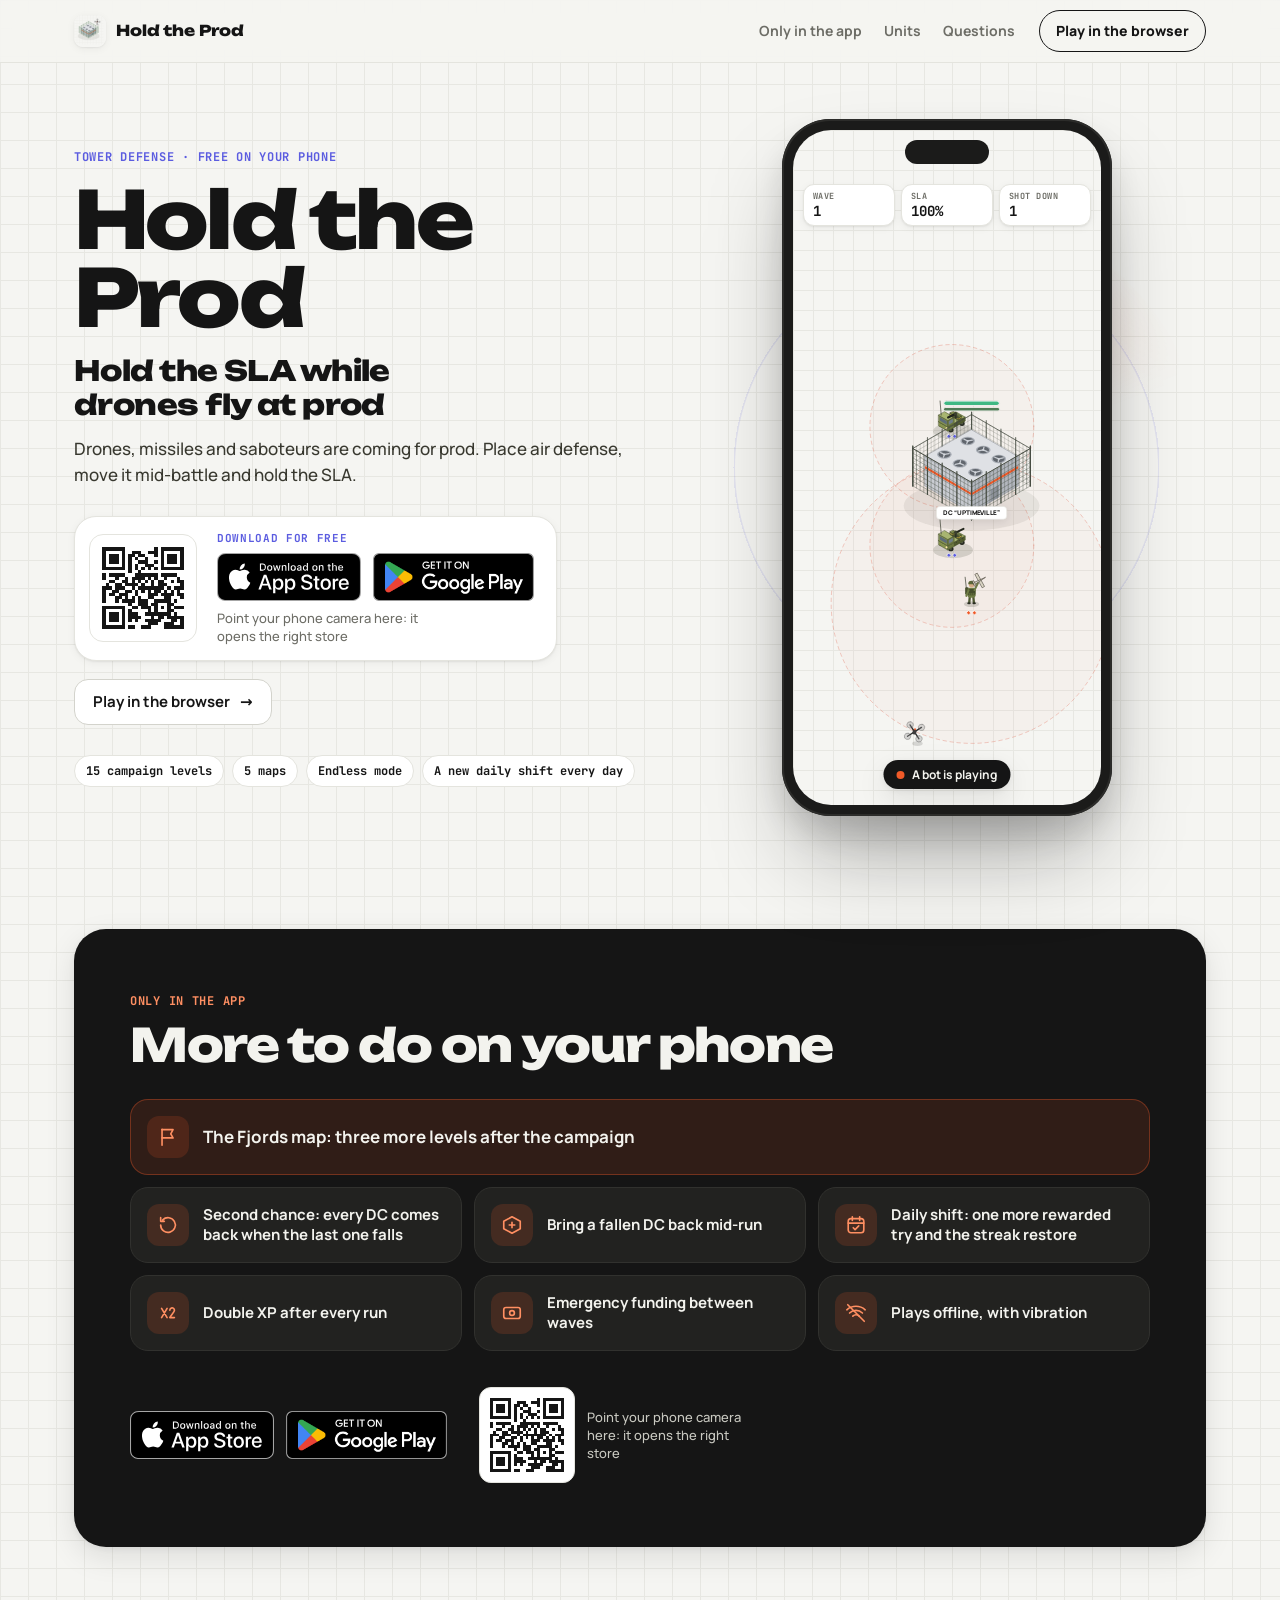
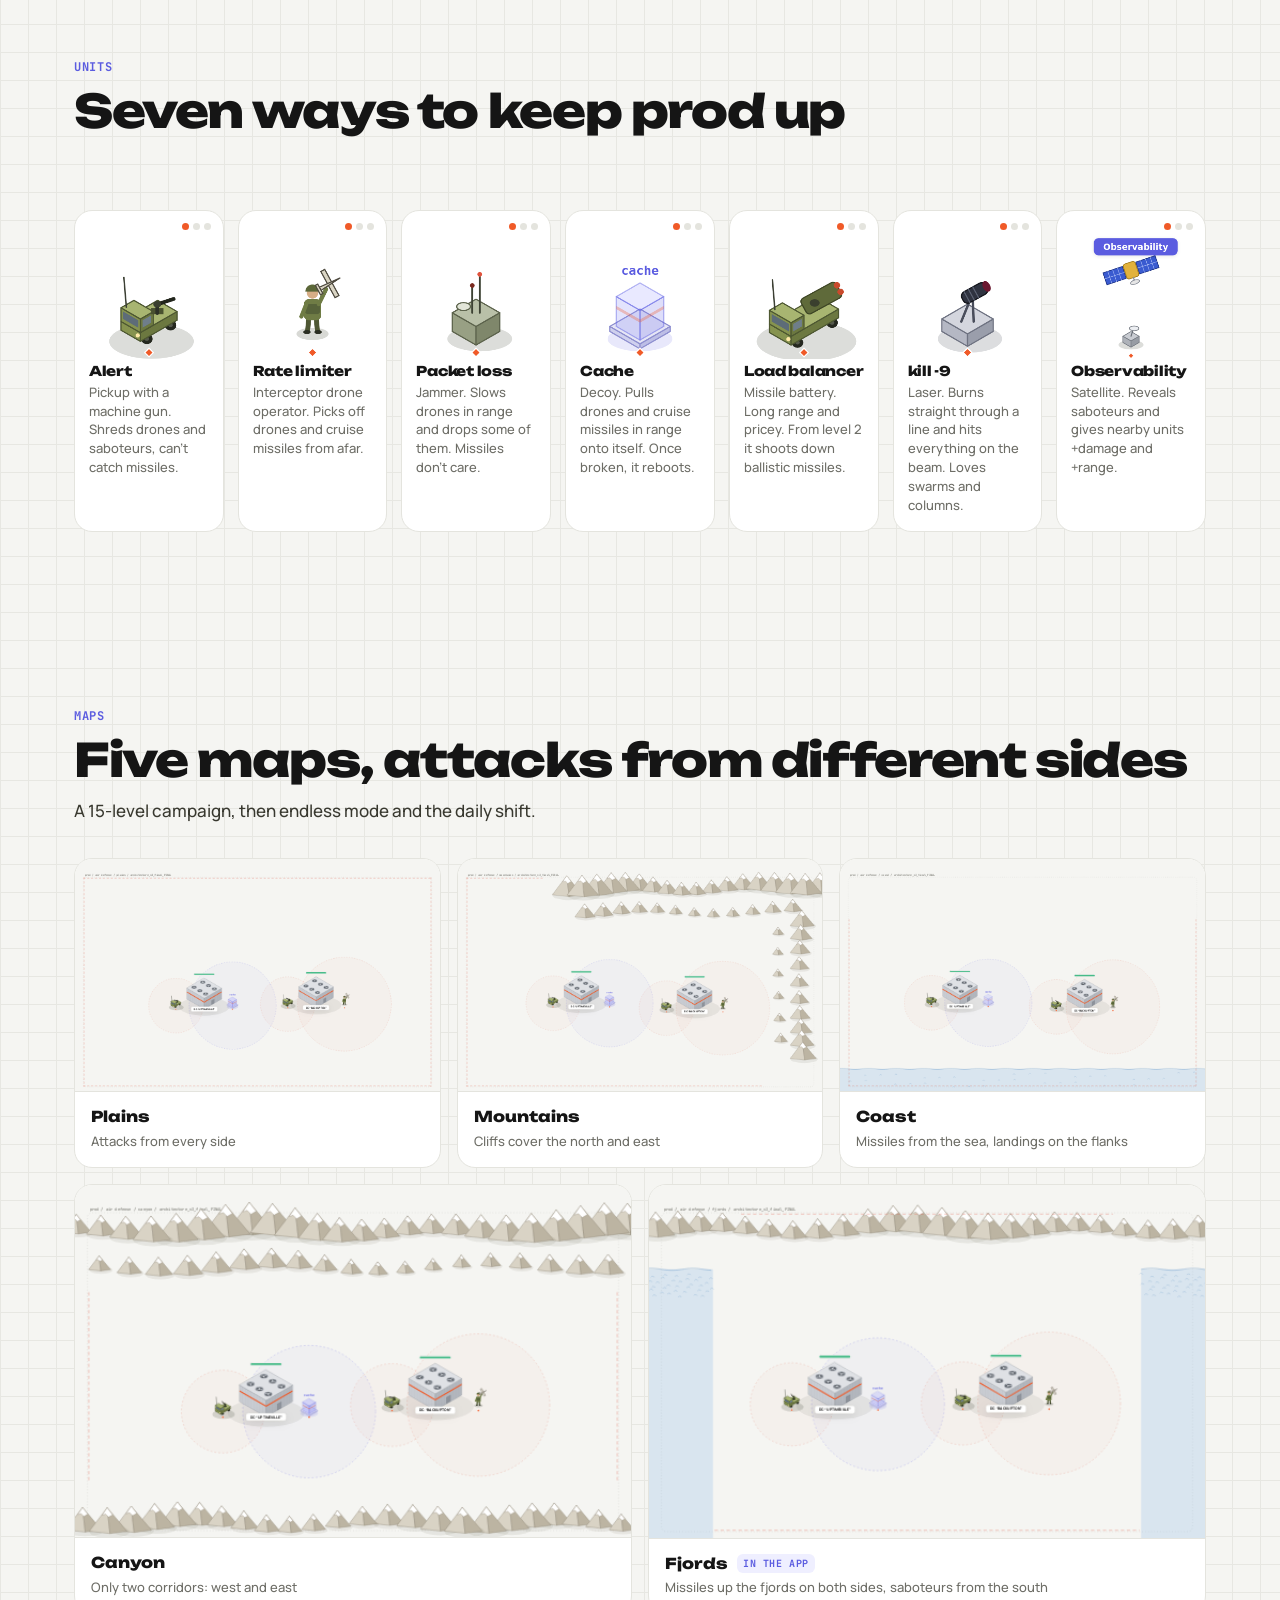
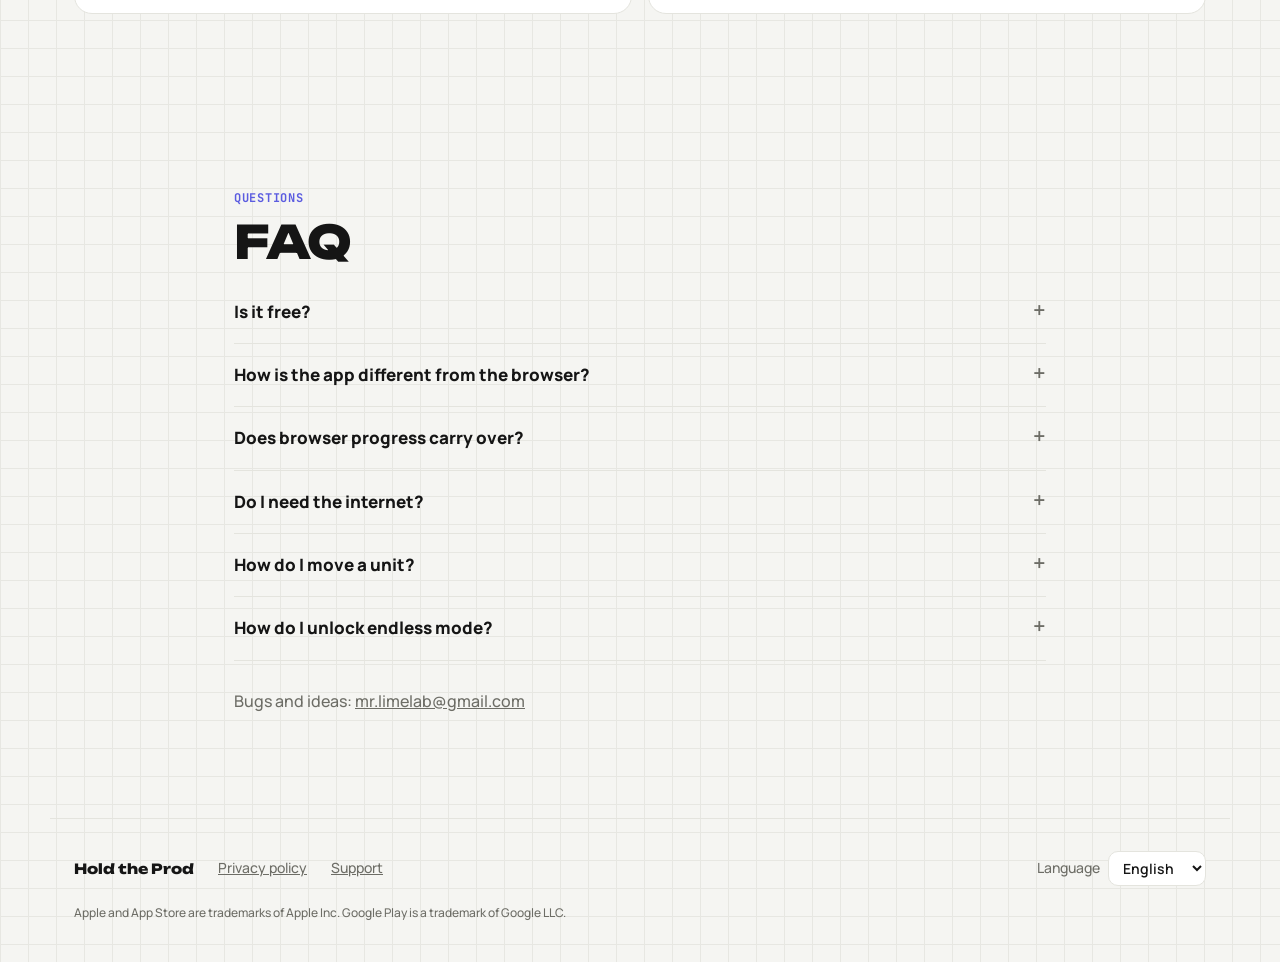
<file: index.html>
<!doctype html>
<html lang="ru">
<head>
<meta charset="utf-8">
<meta name="viewport" content="width=device-width, initial-scale=1, viewport-fit=cover">
<title>Собес в бигтех — tower defense про оборону датацентра</title>
<meta name="description" content="Дроны, ракеты и диверсанты летят на прод. Расставляйте ПВО, двигайте её прямо в бою и держите SLA. Бесплатно в App Store и Google Play.">
<meta name="theme-color" content="#f5f5f2">
<link rel="canonical" href="https://derzhiprod.ru/">
<link rel="icon" type="image/png" href="./assets/icon-192-Cb7BPJ0n.png">
<link rel="apple-touch-icon" href="./assets/apple-touch-icon-CulRi4L_.png">
<meta property="og:type" content="website">
<meta property="og:site_name" content="Собес в бигтех">
<meta property="og:title" content="Собес в бигтех — tower defense про оборону датацентра">
<meta property="og:description" content="Дроны, ракеты и диверсанты летят на прод. Расставляйте ПВО, двигайте её прямо в бою и держите SLA.">
<meta property="og:url" content="https://derzhiprod.ru/">
<meta property="og:image" content="https://derzhiprod.ru/og.png">
<meta property="og:image:width" content="1024">
<meta property="og:image:height" content="500">
<meta name="twitter:card" content="summary_large_image">
<meta name="apple-itunes-app" content="app-id=6823739955">
  <script type="module" crossorigin src="./assets/index-D2ay83cE.js"></script>
  <link rel="modulepreload" crossorigin href="./assets/text-Dy-qrlNk.js">
  <link rel="stylesheet" crossorigin href="./assets/text-f6hk7N0g.css">
</head>
<body data-landing>
<header class="nav">
  <a class="logo" href="./" aria-label="Собес в бигтех"><img src="./assets/icon-192-Cb7BPJ0n.png" alt="" width="32" height="32"><span data-ui="title">Собес в бигтех</span></a>
  <nav class="links">
    <a href="#app" data-t="app.eyebrow">Только в приложении</a>
    <a href="#units" data-t="units.eyebrow">Юниты</a>
    <a href="#faq" data-t="faq.eyebrow">Вопросы</a>
  </nav>
  <a class="nav-play" href="./play/" data-t="hero.playWeb">Играть в браузере</a>
</header>

<main>
  <section class="hero">
    <div class="hero-text">
      <div class="eyebrow" data-t="hero.eyebrow">Tower defense · бесплатно на телефоне</div>
      <h1 data-ui="title">Собес в бигтех</h1>
      <p class="tagline" data-t="hero.tagline">Держите SLA, пока на&nbsp;прод летят дроны</p>
      <p class="lead" data-ui="lead">Дроны, ракеты и диверсанты идут на прод. Расставляйте ПВО, двигайте её прямо в бою и держите SLA.</p>
      <div class="hero-get" id="heroGet">
        <noscript>
          <a href="https://apps.apple.com/app/id6823739955">App Store</a> ·
          <a href="https://play.google.com/store/apps/details?id=ru.gomerge.holdtheprod">Google Play</a>
        </noscript>
      </div>
      <div class="web">
        <a class="play" id="play" href="./play/" data-t="hero.playWeb">Играть в браузере</a>
      </div>
      <ul class="facts">
        <li data-t="facts.0">15 уровней кампании</li>
        <li data-t="facts.1">5 карт</li>
        <li data-t="facts.2">Бесконечный режим</li>
        <li data-t="facts.3">Смена дня каждый день</li>
      </ul>
    </div>

    <div class="stage">
      <div class="radar" aria-hidden="true"></div>
      <div class="phone">
        <div class="screen">
          <canvas id="battle" aria-label="Бой, который играет бот"></canvas>
          <div class="phud" aria-hidden="true">
            <span><small data-ui="wave">Волна</small><b id="hWave">0</b></span>
            <span><small>SLA</small><b id="hSla">100%</b></span>
            <span><small data-ui="kills">Сбито</small><b id="hKills">0</b></span>
          </div>
          <div class="live"><i></i><span data-t="hero.bot">Играет бот</span></div>
          <div class="bot-end" id="botEnd" hidden><b id="botEndText"></b><div class="get" id="endGet"></div></div>
          <button class="watch" id="watch" type="button" hidden data-t="hero.watch">▶ Смотреть бой</button>
        </div>
      </div>
    </div>
  </section>

  <section class="sec app" id="app">
    <div class="eyebrow" data-t="app.eyebrow">Только в приложении</div>
    <h2 data-t="app.title">Больше возможностей в телефоне</h2>
    <ul class="perks" id="perks"></ul>
    <div class="get-row"><div class="get" id="appGet"></div><figure class="qr" id="appQr" hidden></figure></div>
  </section>

  <section class="sec" id="units">
    <div class="eyebrow" data-t="units.eyebrow">Юниты</div>
    <h2 data-t="units.title">Семь способов не уронить прод</h2>
    <p class="sec-lead" data-t="units.lead">Каждый юнит качается до 3-го уровня. Наведите на карточку или коснитесь её, чтобы увидеть уровни.</p>
    <div class="units" id="unitCards"></div>
  </section>

  <section class="sec" id="maps">
    <div class="eyebrow" data-t="maps.eyebrow">Карты</div>
    <h2 data-t="maps.title">Пять карт, атаки с разных сторон</h2>
    <p class="sec-lead" data-t="maps.lead">Кампания из 15 уровней, а после неё — бесконечный режим и ежедневная смена.</p>
    <div class="maps" id="mapThumbs"></div>
  </section>

  <section class="sec faq" id="faq">
    <div class="eyebrow" data-t="faq.eyebrow">Вопросы</div>
    <h2 data-t="faq.title">Частые вопросы</h2>
    <details><summary data-t="faq.items.0.0">Это бесплатно?</summary><p data-t="faq.items.0.1">Да, игра бесплатная.</p></details>
    <details><summary data-t="faq.items.1.0">Чем приложение отличается от браузера?</summary><p data-t="faq.items.1.1">Игра та же, но в приложении есть карта «Фьорды» — ещё три уровня после кампании. Ещё там есть второй шанс, можно поднять упавший ДЦ и взять лишнюю попытку в «Смене дня». И оно работает без интернета.</p></details>
    <details><summary data-t="faq.items.2.0">Перенесётся ли прогресс из браузера?</summary><p data-t="faq.items.2.1">Нет. Прогресс хранится на устройстве, в приложении карьера начнётся заново.</p></details>
    <details><summary data-t="faq.items.3.0">Нужен ли интернет?</summary><p data-t="faq.items.3.1">В приложении нет, игра полностью работает офлайн.</p></details>
    <details><summary data-t="faq.items.4.0">Как переставить юнит?</summary><p data-t="faq.items.4.1">Перетащите его на новое место. Там он несколько секунд разворачивается и не стреляет, это видно по кольцу над ним.</p></details>
    <details><summary data-t="faq.items.5.0">Как открыть бесконечный режим?</summary><p data-t="faq.items.5.1">Пройдите три уровня карты «Равнина» в кампании.</p></details>
    <p class="contact"><span data-t="faq.contact">Ошибки и предложения:</span> <a href="mailto:mr.limelab@gmail.com">mr.limelab@gmail.com</a></p>
  </section>
</main>

<footer class="foot">
  <div class="foot-row">
    <span class="logo-sm" data-ui="title">Собес в бигтех</span>
    <a href="./privacy.html" data-t="footer.privacy">Политика конфиденциальности</a>
    <a href="./info/" data-t="footer.support">Поддержка</a>
    <label class="lang"><span data-t="footer.lang">Язык</span> <select id="lang"></select></label>
  </div>
  <p class="legal" data-t="footer.legal">Apple и App Store — товарные знаки Apple Inc. Google Play — товарный знак Google LLC.</p>
</footer>

<div class="dock" id="dock" hidden><div class="get" id="dockGet"></div></div>
</body>
</html>
</file>
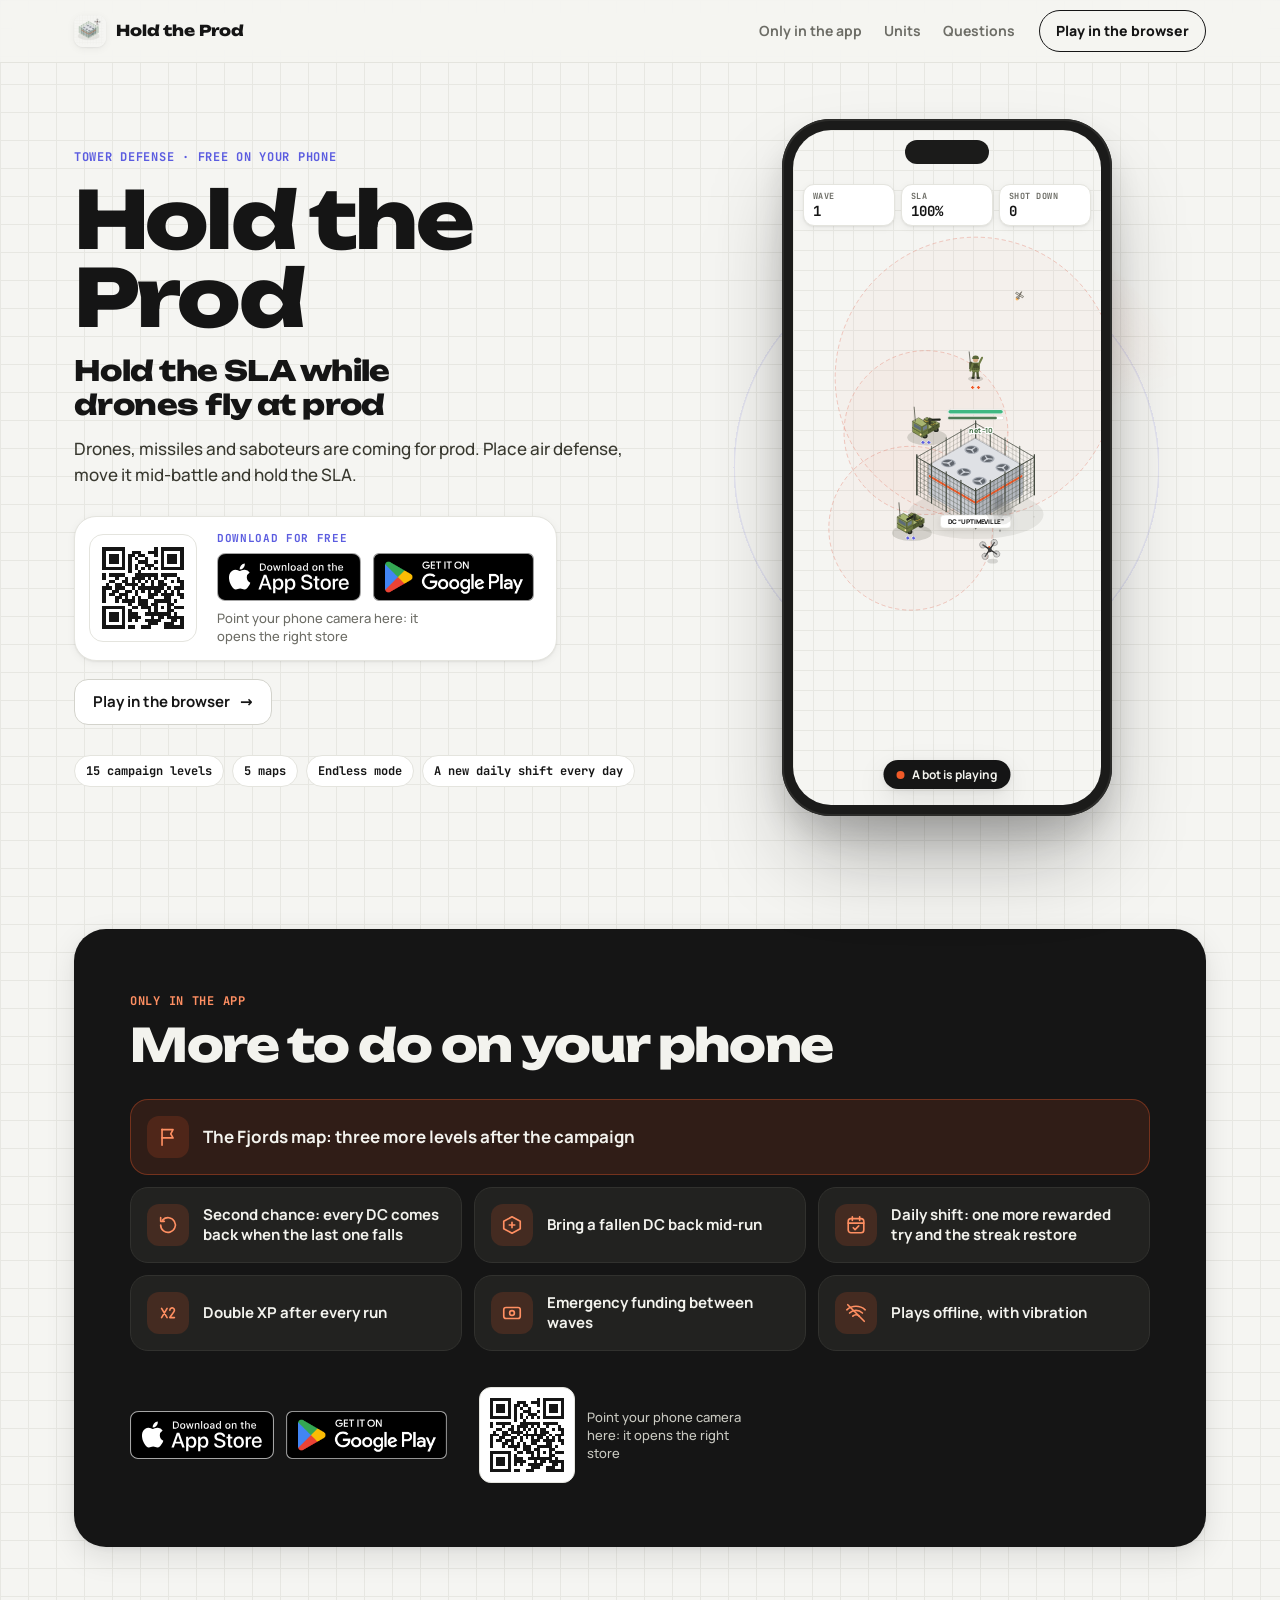
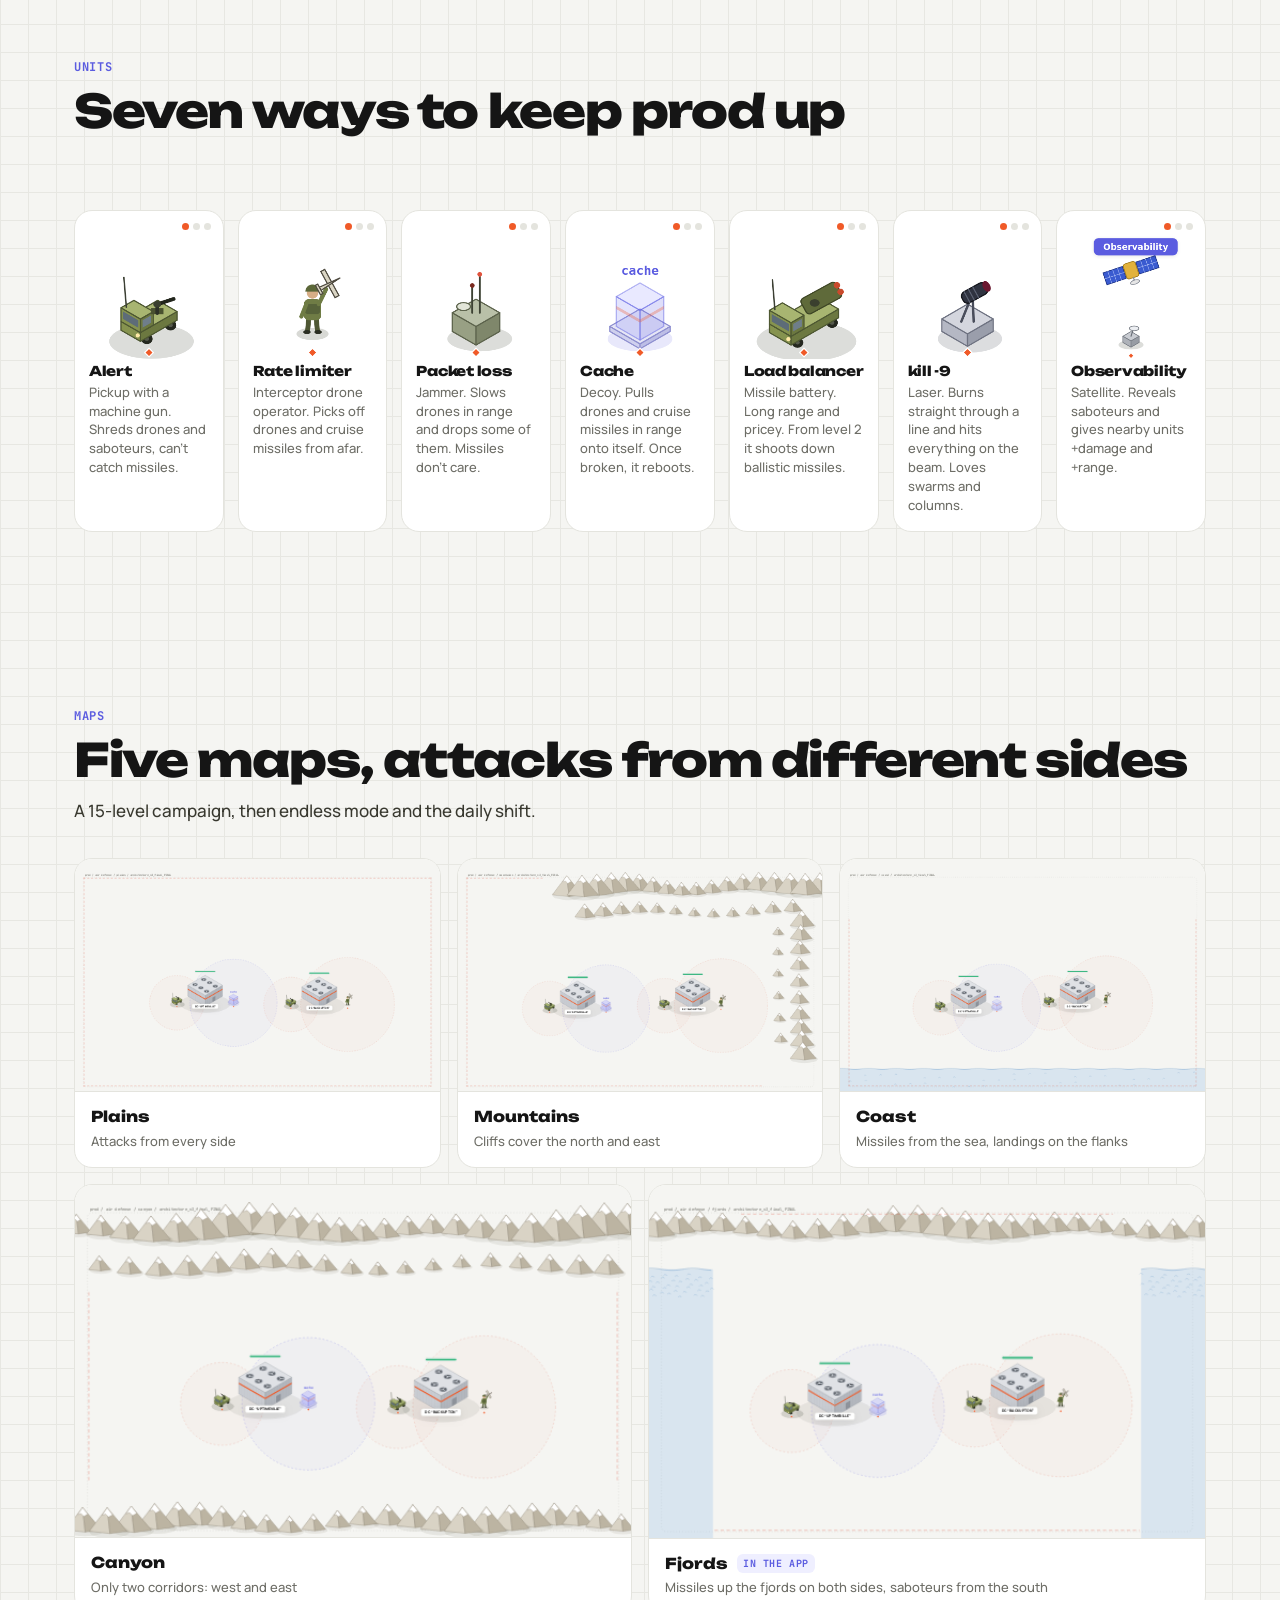
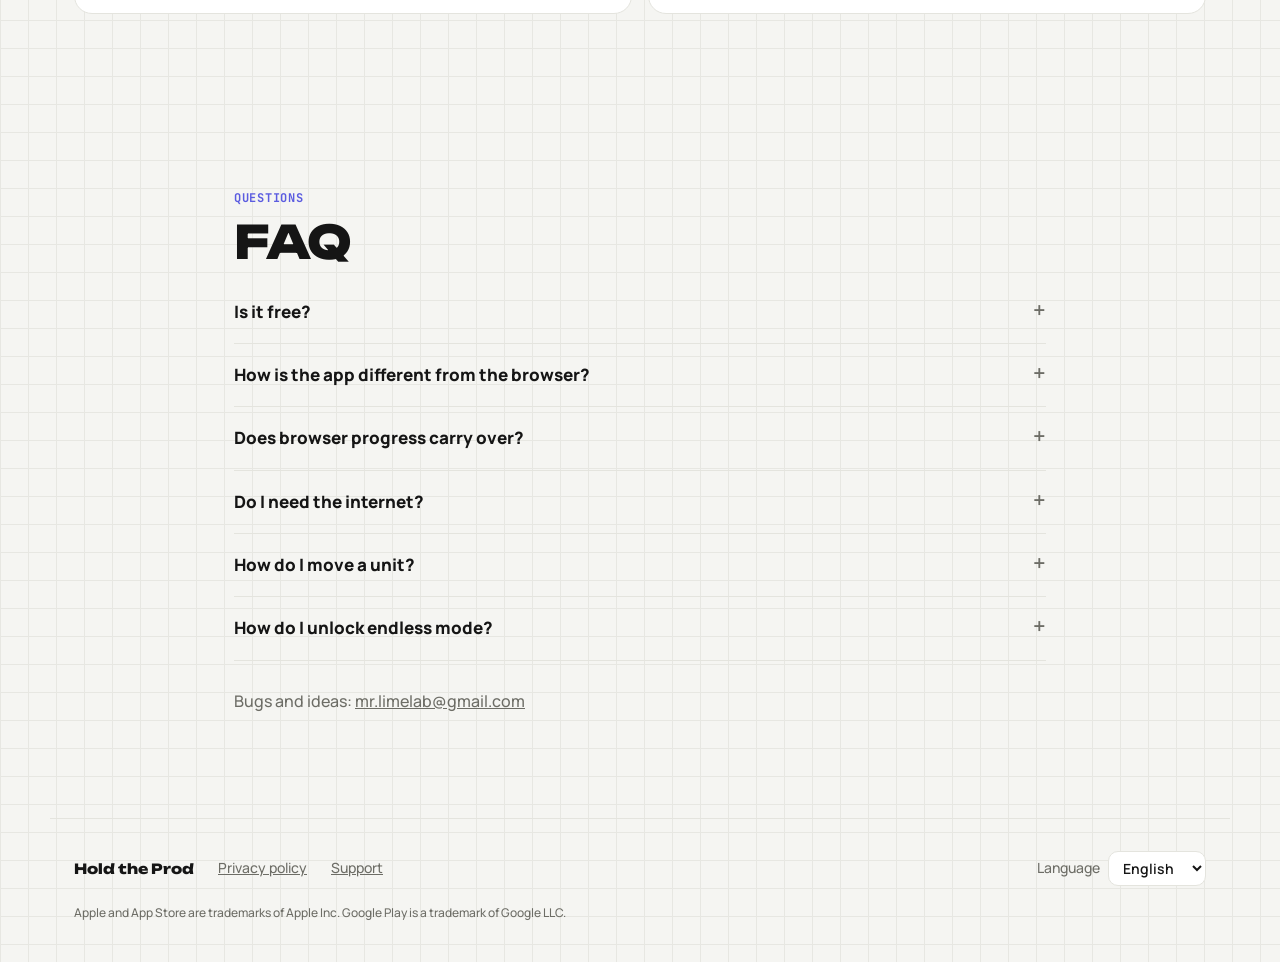
<file: get/index.html>
<!doctype html>
<html lang="ru">
<head>
<meta charset="utf-8">
<meta name="viewport" content="width=device-width, initial-scale=1, viewport-fit=cover">
<meta name="robots" content="noindex">
<title>Собес в бигтех</title>
<link rel="icon" type="image/png" href="../assets/icon-192-Cb7BPJ0n.png">
  <script type="module" crossorigin src="../assets/get-C08RaKAz.js"></script>
  <link rel="modulepreload" crossorigin href="../assets/text-Dy-qrlNk.js">
  <link rel="stylesheet" crossorigin href="../assets/text-f6hk7N0g.css">
</head>
<body data-get>
<main class="get-page">
  <img class="get-icon" src="../assets/icon-192-Cb7BPJ0n.png" alt="" width="88" height="88">
  <h1 id="title">Собес в бигтех</h1>
  <p id="msg">Открываем стор…</p>
  <div class="get" id="stores">
    <noscript>
      <a href="https://apps.apple.com/app/id6823739955">App Store</a> ·
      <a href="https://play.google.com/store/apps/details?id=ru.gomerge.holdtheprod">Google Play</a>
    </noscript>
  </div>
  <a class="play" id="play" href="../play/">Играть в браузере</a>
</main>
</body>
</html>
</file>
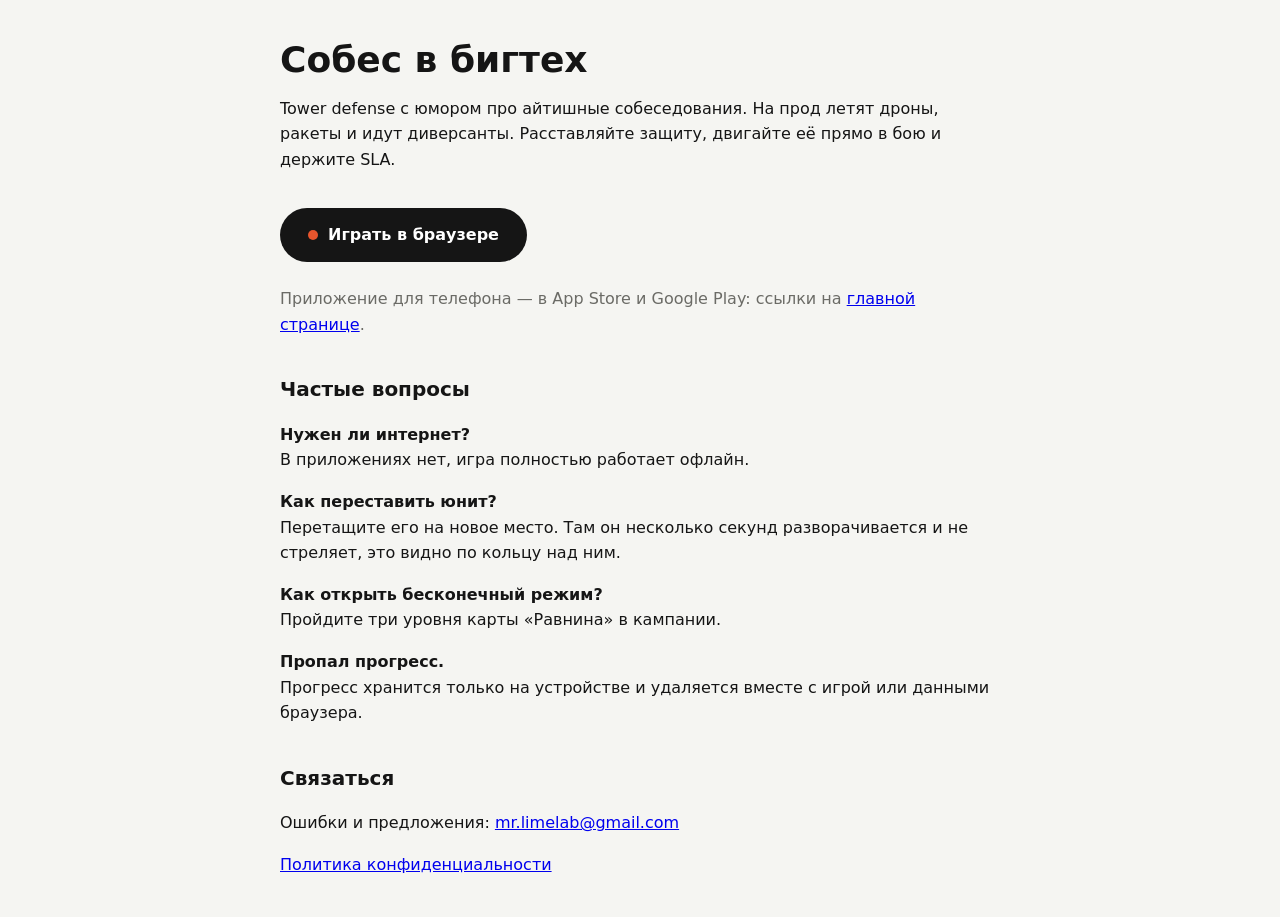
<file: info/index.html>
<!doctype html>
<html lang="ru">
<head>
<meta charset="utf-8">
<meta name="viewport" content="width=device-width, initial-scale=1">
<title>Собес в бигтех — оборона датацентра</title>
<meta name="description" content="Tower defense про оборону датацентра: дроны, ракеты и диверсанты летят на прод. Расставляйте защиту, двигайте её прямо в бою и держите SLA.">
<style>
body{max-width:720px;margin:40px auto;padding:0 16px;font:16px/1.6 system-ui,sans-serif;color:#151515;background:#f5f5f2}
h1{font-size:36px;line-height:1.1;margin-bottom:8px}h2{font-size:20px;margin-top:36px}
.play{display:inline-block;margin:20px 0 8px;padding:14px 28px;border-radius:999px;background:#151515;color:#fff;font-weight:700;text-decoration:none}
.play::before{content:"";display:inline-block;width:10px;height:10px;margin-right:10px;border-radius:50%;background:#e8552d}
.muted{color:#6b6b66}
</style>
</head>
<body>
<h1>Собес в бигтех</h1>
<p>Tower defense с юмором про айтишные собеседования. На прод летят дроны, ракеты и идут диверсанты. Расставляйте защиту, двигайте её прямо в бою и держите SLA.</p>
<a class="play" href="/play/">Играть в браузере</a>
<p class="muted">Приложение для телефона — в App Store и Google Play: ссылки на <a href="/">главной странице</a>.</p>

<h2>Частые вопросы</h2>
<p><b>Нужен ли интернет?</b><br>В приложениях нет, игра полностью работает офлайн.</p>
<p><b>Как переставить юнит?</b><br>Перетащите его на новое место. Там он несколько секунд разворачивается и не стреляет, это видно по кольцу над ним.</p>
<p><b>Как открыть бесконечный режим?</b><br>Пройдите три уровня карты «Равнина» в кампании.</p>
<p><b>Пропал прогресс.</b><br>Прогресс хранится только на устройстве и удаляется вместе с игрой или данными браузера.</p>

<h2>Связаться</h2>
<p>Ошибки и предложения: <a href="mailto:mr.limelab@gmail.com">mr.limelab@gmail.com</a></p>
<p><a href="/privacy.html">Политика конфиденциальности</a></p>
</body>
</html>
</file>
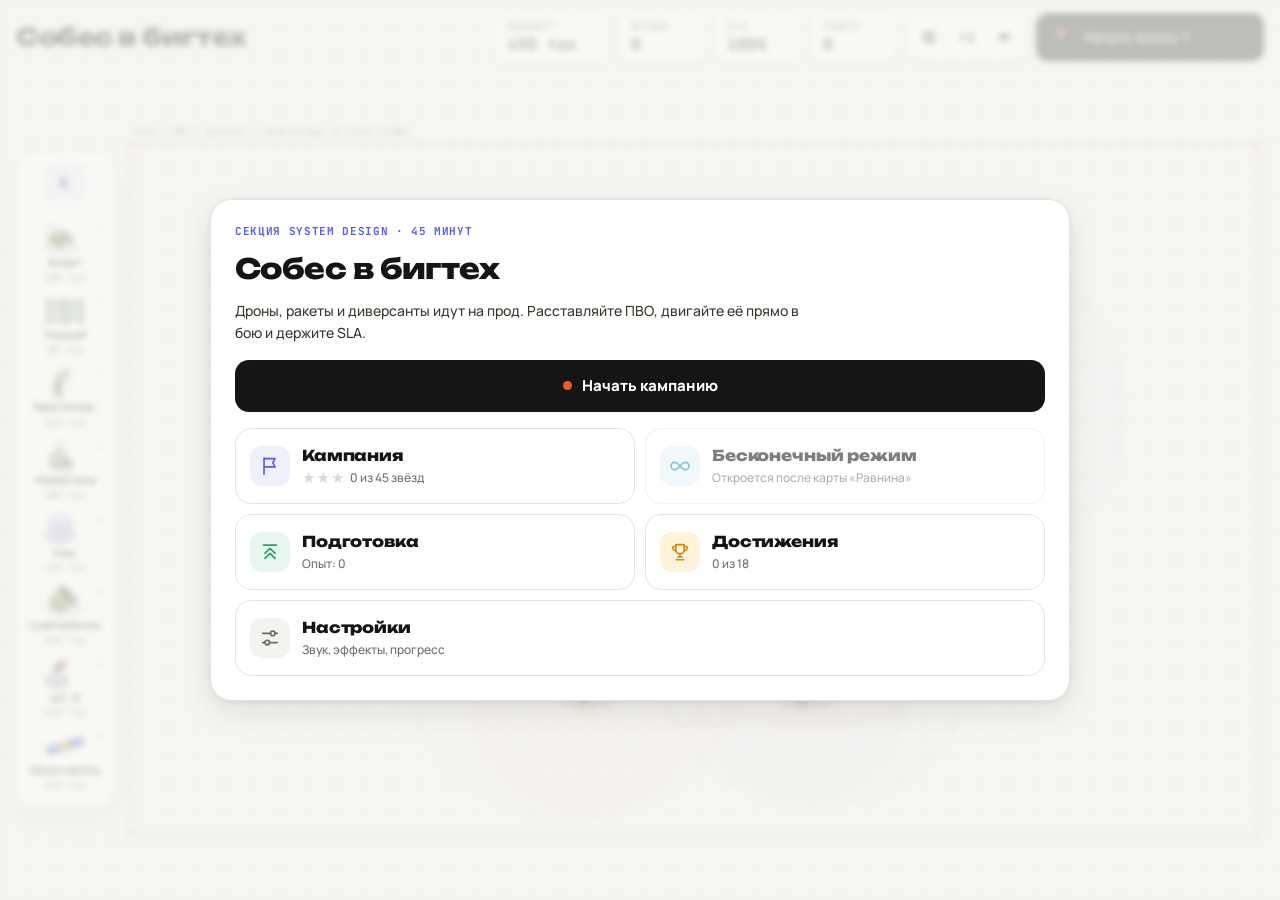
<file: pikabu/index.html>
<!doctype html>
<html lang="ru">
<head>
<meta charset="utf-8">
<meta name="viewport" content="width=device-width, initial-scale=1, maximum-scale=1, user-scalable=no, viewport-fit=cover">
<title>Собес в бигтех</title>
  <script type="module" crossorigin src="./assets/index-D9Q9eAK6.js"></script>
  <link rel="stylesheet" crossorigin href="./assets/index-BsLFiifL.css">
  <meta name="robots" content="noindex">
</head>
<body>
<div id="app">
  <header class="top">
    <h1 class="brand"></h1>
    <div class="hud">
      <div class="stat"><span class="k">Бюджет</span><span class="v" id="hMoney">0</span></div>
      <button class="funds" id="bFunds" hidden aria-label="Экстренное финансирование за рекламу"><b id="bFundsAmt">+0</b><small>▶ за рекламу</small></button>
      <div class="stat"><span class="k">Волна</span><span class="v" id="hWave">0</span></div>
      <div class="stat" id="slaBox"><span class="k">SLA</span><span class="v" id="hSla">100%</span></div>
      <div class="stat"><span class="k">Сбито</span><span class="v" id="hKills">0</span></div>
      <div class="ctrl">
        <button class="ibtn" id="bPause" aria-label="Пауза" title="Пауза (P)"><svg viewBox="0 0 16 16"><rect x="3" y="2" width="3.5" height="12" rx="1" fill="currentColor"/><rect x="9.5" y="2" width="3.5" height="12" rx="1" fill="currentColor"/></svg></button>
        <button class="ibtn" id="bSpeed" aria-label="Скорость" title="Скорость (F)">×1</button>
        <button class="ibtn" id="bSound" aria-label="Звук" title="Звук (M)"><svg viewBox="0 0 16 16"><path d="M2 6h3l4-3v10l-4-3H2z" fill="currentColor"/><path id="sndWave" d="M11 5.5c1 .7 1.5 1.6 1.5 2.5s-.5 1.8-1.5 2.5" fill="none" stroke="currentColor" stroke-width="1.6" stroke-linecap="round"/></svg></button>
      </div>
      <button class="go" id="bWave" data-ic="dot"><span class="go-ic" aria-hidden="true"><svg viewBox="0 0 28 28"><circle class="go-track" cx="14" cy="14" r="12"/><circle class="go-arc" id="bWaveArc" cx="14" cy="14" r="12" transform="rotate(-90 14 14)"/><path class="go-play" d="M11 8.5v11l9-5.5z"/></svg><b id="bWaveN"></b></span><span class="go-txt"><span class="go-t" id="bWaveT">Начать волну 1</span><span class="go-s" id="bWaveS"></span></span></button>
    </div>
  </header>

  <main class="stage" id="stage">
    <canvas id="cv"></canvas>
    <aside class="tools" id="tools" aria-label="Средства защиты">
      <button class="deco active" data-deco="pointer" aria-label="Выбор"><svg viewBox="0 0 20 20"><path d="M5 2.5v14l3.6-3.4 2.4 5 2.2-1-2.4-5H16z" fill="currentColor"/></svg></button>
      <button class="deco" data-deco="rect" aria-label="Прямоугольник"><svg viewBox="0 0 20 20"><rect x="3.5" y="3.5" width="13" height="13" rx="2" fill="none" stroke="currentColor" stroke-width="1.7"/></svg></button>
      <button class="deco" data-deco="circle" aria-label="Круг"><svg viewBox="0 0 20 20"><circle cx="10" cy="10" r="6.8" fill="none" stroke="currentColor" stroke-width="1.7"/></svg></button>
      <button class="deco" data-deco="arrow" aria-label="Стрелка"><svg viewBox="0 0 20 20"><path d="M4 16 16 4M8 4h8v8" fill="none" stroke="currentColor" stroke-width="1.7" stroke-linecap="round" stroke-linejoin="round"/></svg></button>
      <button class="deco" data-deco="text" aria-label="Текст"><svg viewBox="0 0 20 20"><path d="M5 4h10M10 4v12M7.5 16h5" fill="none" stroke="currentColor" stroke-width="1.7" stroke-linecap="round"/></svg></button>
      <div class="sep"></div>
    </aside>
    <div class="coach" id="coach" hidden></div>
    <div class="offers" id="offers" hidden></div>
    <button class="zoom-reset" id="zoomReset" hidden aria-label="Показать всю доску" title="Показать всю доску (0)"><svg viewBox="0 0 20 20"><path d="M3 8V3h5M17 8V3h-5M3 12v5h5M17 12v5h-5" fill="none" stroke="currentColor" stroke-width="1.8" stroke-linecap="round"/></svg></button>
    <div class="toasts" id="toasts"></div>
    <div class="pop" id="pop" hidden></div>
    <div class="tip" id="tip" hidden></div>
  </main>
  <div class="overlay" id="overlay"></div>
</div>
<div class="ctag" id="ctag" hidden><svg viewBox="0 0 20 20"><path d="M3 2v14l3.8-3.6 2.6 5.4 2.3-1.1-2.6-5.3H15z" fill="#3fb883" stroke="#ffffff" stroke-width="1.2"/></svg><span id="ctagText">Кандидат</span></div>
</body>
</html>
</file>
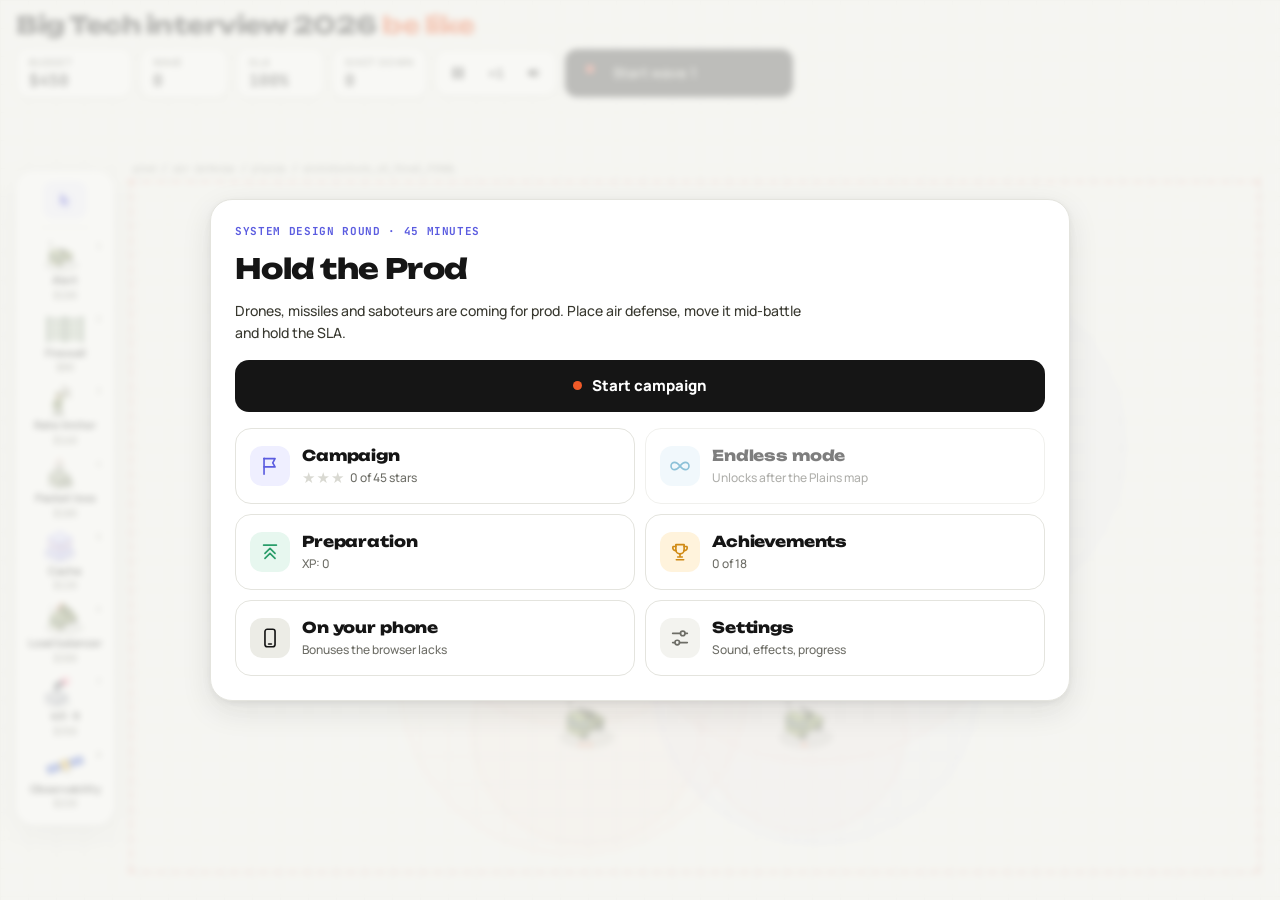
<file: play/index.html>
<!doctype html>
<html lang="ru">
<head>
<meta charset="utf-8">
<meta name="viewport" content="width=device-width, initial-scale=1, maximum-scale=1, user-scalable=no, viewport-fit=cover">
<title>Собес в бигтех</title>
  <script type="module" crossorigin src="./assets/index-BLkiBZBJ.js"></script>
  <link rel="stylesheet" crossorigin href="./assets/index-BsLFiifL.css">
</head>
<body>
<div id="app">
  <header class="top">
    <h1 class="brand">Собеседование в&nbsp;бигтех&nbsp;2026 <span>be&nbsp;like</span></h1>
    <div class="hud">
      <div class="stat"><span class="k">Бюджет</span><span class="v" id="hMoney">0 ₽</span></div>
      <button class="funds" id="bFunds" hidden aria-label="Экстренное финансирование за рекламу"><b id="bFundsAmt">+0 ₽</b><small>▶ за рекламу</small></button>
      <div class="stat"><span class="k">Волна</span><span class="v" id="hWave">0</span></div>
      <div class="stat" id="slaBox"><span class="k">SLA</span><span class="v" id="hSla">100%</span></div>
      <div class="stat"><span class="k">Сбито</span><span class="v" id="hKills">0</span></div>
      <div class="ctrl">
        <button class="ibtn" id="bPause" aria-label="Пауза" title="Пауза (P)"><svg viewBox="0 0 16 16"><rect x="3" y="2" width="3.5" height="12" rx="1" fill="currentColor"/><rect x="9.5" y="2" width="3.5" height="12" rx="1" fill="currentColor"/></svg></button>
        <button class="ibtn" id="bSpeed" aria-label="Скорость" title="Скорость (F)">×1</button>
        <button class="ibtn" id="bSound" aria-label="Звук" title="Звук (M)"><svg viewBox="0 0 16 16"><path d="M2 6h3l4-3v10l-4-3H2z" fill="currentColor"/><path id="sndWave" d="M11 5.5c1 .7 1.5 1.6 1.5 2.5s-.5 1.8-1.5 2.5" fill="none" stroke="currentColor" stroke-width="1.6" stroke-linecap="round"/></svg></button>
      </div>
      <button class="go" id="bWave" data-ic="dot"><span class="go-ic" aria-hidden="true"><svg viewBox="0 0 28 28"><circle class="go-track" cx="14" cy="14" r="12"/><circle class="go-arc" id="bWaveArc" cx="14" cy="14" r="12" transform="rotate(-90 14 14)"/><path class="go-play" d="M11 8.5v11l9-5.5z"/></svg><b id="bWaveN"></b></span><span class="go-txt"><span class="go-t" id="bWaveT">Начать волну 1</span><span class="go-s" id="bWaveS"></span></span></button>
    </div>
  </header>

  <main class="stage" id="stage">
    <canvas id="cv"></canvas>
    <aside class="tools" id="tools" aria-label="Средства защиты">
      <button class="deco active" data-deco="pointer" aria-label="Выбор"><svg viewBox="0 0 20 20"><path d="M5 2.5v14l3.6-3.4 2.4 5 2.2-1-2.4-5H16z" fill="currentColor"/></svg></button>
      <button class="deco" data-deco="rect" aria-label="Прямоугольник"><svg viewBox="0 0 20 20"><rect x="3.5" y="3.5" width="13" height="13" rx="2" fill="none" stroke="currentColor" stroke-width="1.7"/></svg></button>
      <button class="deco" data-deco="circle" aria-label="Круг"><svg viewBox="0 0 20 20"><circle cx="10" cy="10" r="6.8" fill="none" stroke="currentColor" stroke-width="1.7"/></svg></button>
      <button class="deco" data-deco="arrow" aria-label="Стрелка"><svg viewBox="0 0 20 20"><path d="M4 16 16 4M8 4h8v8" fill="none" stroke="currentColor" stroke-width="1.7" stroke-linecap="round" stroke-linejoin="round"/></svg></button>
      <button class="deco" data-deco="text" aria-label="Текст"><svg viewBox="0 0 20 20"><path d="M5 4h10M10 4v12M7.5 16h5" fill="none" stroke="currentColor" stroke-width="1.7" stroke-linecap="round"/></svg></button>
      <div class="sep"></div>
    </aside>
    <div class="coach" id="coach" hidden></div>
    <div class="offers" id="offers" hidden></div>
    <button class="zoom-reset" id="zoomReset" hidden aria-label="Показать всю доску" title="Показать всю доску (0)"><svg viewBox="0 0 20 20"><path d="M3 8V3h5M17 8V3h-5M3 12v5h5M17 12v5h-5" fill="none" stroke="currentColor" stroke-width="1.8" stroke-linecap="round"/></svg></button>
    <div class="toasts" id="toasts"></div>
    <div class="pop" id="pop" hidden></div>
    <div class="tip" id="tip" hidden></div>
  </main>
  <div class="overlay" id="overlay"></div>
</div>
<div class="ctag" id="ctag" hidden><svg viewBox="0 0 20 20"><path d="M3 2v14l3.8-3.6 2.6 5.4 2.3-1.1-2.6-5.3H15z" fill="#3fb883" stroke="#ffffff" stroke-width="1.2"/></svg><span id="ctagText">Кандидат</span></div>
</body>
</html>
</file>
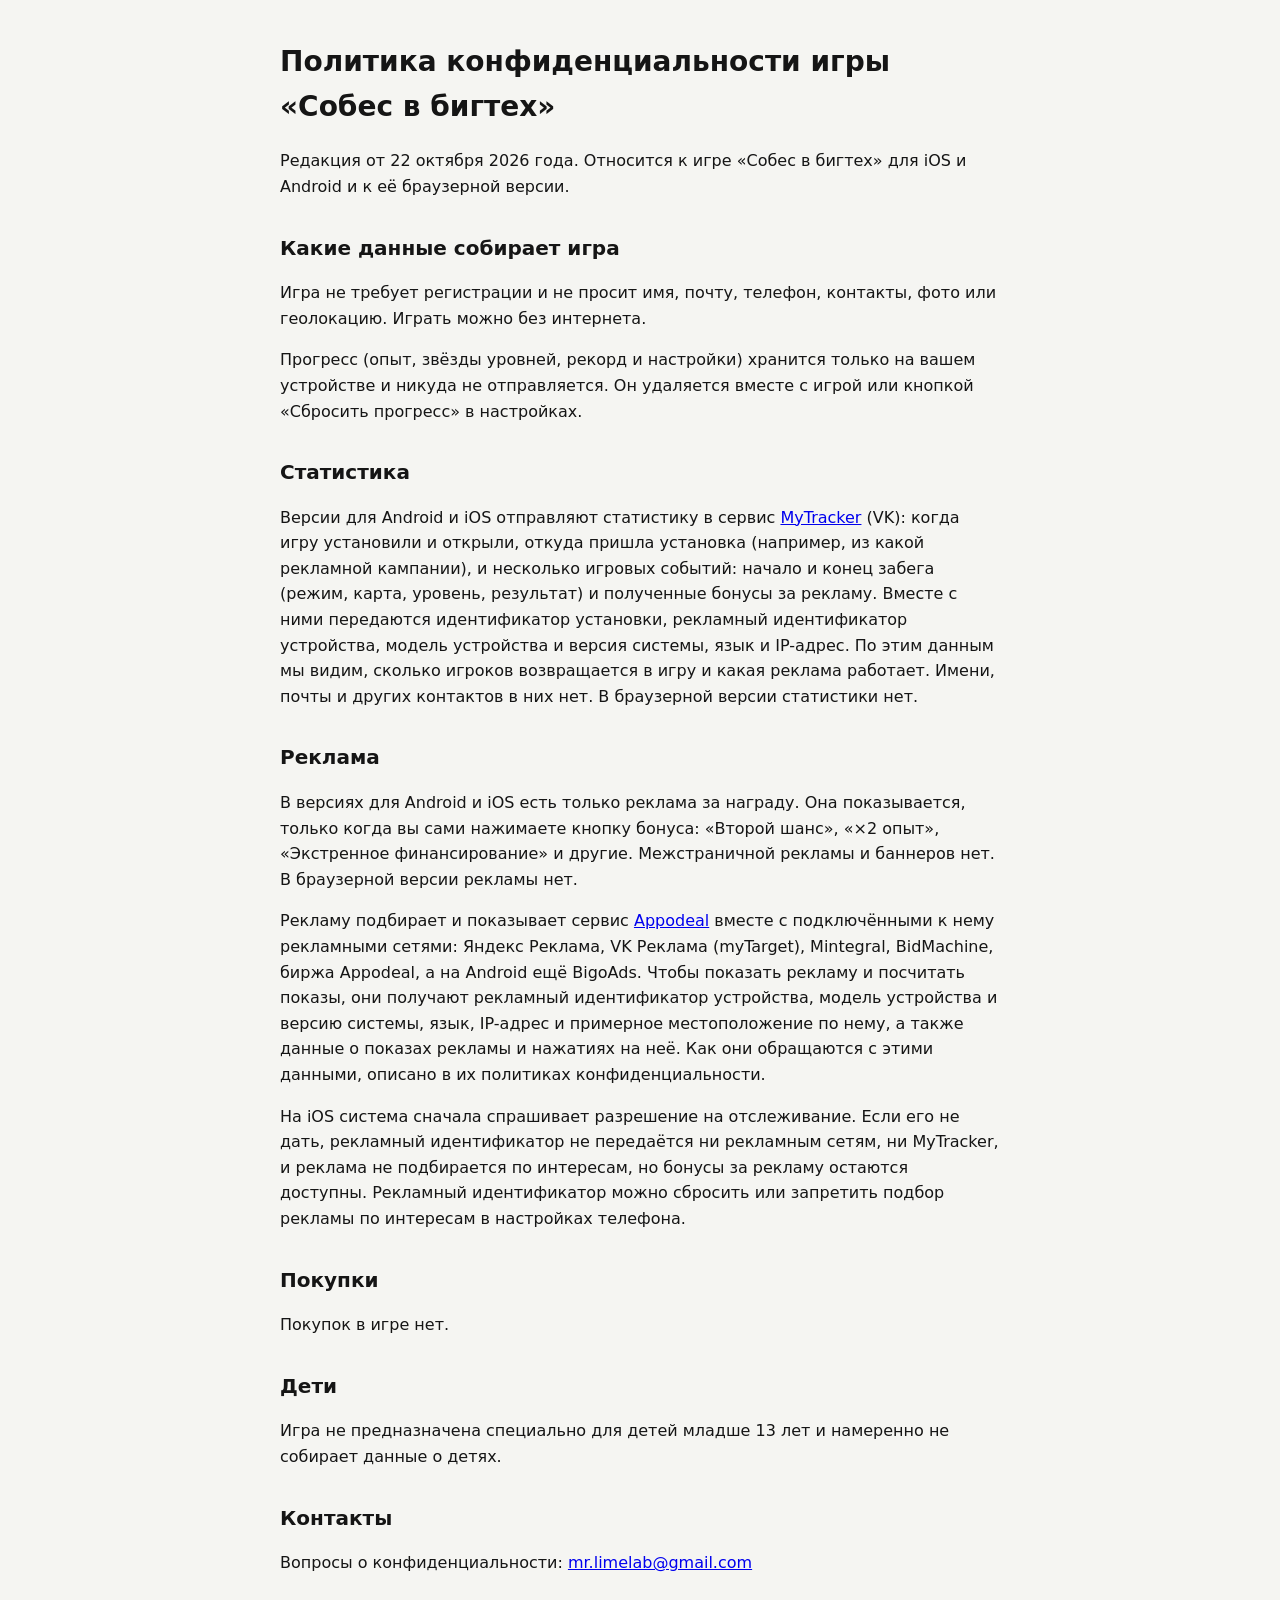
<file: privacy.html>
<!doctype html>
<html lang="ru">
<head>
<meta charset="utf-8">
<meta name="viewport" content="width=device-width, initial-scale=1">
<title>Собес в бигтех — политика конфиденциальности</title>
<style>body{max-width:720px;margin:40px auto;padding:0 16px;font:16px/1.6 system-ui,sans-serif;color:#151515;background:#f5f5f2}h1{font-size:28px}h2{font-size:20px;margin-top:32px}</style>
</head>
<body>
<h1>Политика конфиденциальности игры «Собес в бигтех»</h1>
<p>Редакция от 22 октября 2026 года. Относится к игре «Собес в бигтех» для iOS и Android и к её браузерной версии.</p>

<h2>Какие данные собирает игра</h2>
<p>Игра не требует регистрации и не просит имя, почту, телефон, контакты, фото или геолокацию. Играть можно без интернета.</p>
<p>Прогресс (опыт, звёзды уровней, рекорд и настройки) хранится только на вашем устройстве и никуда не отправляется. Он удаляется вместе с игрой или кнопкой «Сбросить прогресс» в настройках.</p>

<h2>Статистика</h2>
<p>Версии для Android и iOS отправляют статистику в сервис <a href="https://tracker.my.com/ru/legal/privacy-policy">MyTracker</a> (VK): когда игру установили и открыли, откуда пришла установка (например, из какой рекламной кампании), и несколько игровых событий: начало и конец забега (режим, карта, уровень, результат) и полученные бонусы за рекламу. Вместе с ними передаются идентификатор установки, рекламный идентификатор устройства, модель устройства и версия системы, язык и IP-адрес. По этим данным мы видим, сколько игроков возвращается в игру и какая реклама работает. Имени, почты и других контактов в них нет. В браузерной версии статистики нет.</p>

<h2>Реклама</h2>
<p>В версиях для Android и iOS есть только реклама за награду. Она показывается, только когда вы сами нажимаете кнопку бонуса: «Второй шанс», «×2 опыт», «Экстренное финансирование» и другие. Межстраничной рекламы и баннеров нет. В браузерной версии рекламы нет.</p>
<p>Рекламу подбирает и показывает сервис <a href="https://appodeal.com/privacy-policy/">Appodeal</a> вместе с подключёнными к нему рекламными сетями: Яндекс Реклама, VK Реклама (myTarget), Mintegral, BidMachine, биржа Appodeal, а на Android ещё BigoAds. Чтобы показать рекламу и посчитать показы, они получают рекламный идентификатор устройства, модель устройства и версию системы, язык, IP-адрес и примерное местоположение по нему, а также данные о показах рекламы и нажатиях на неё. Как они обращаются с этими данными, описано в их политиках конфиденциальности.</p>
<p>На iOS система сначала спрашивает разрешение на отслеживание. Если его не дать, рекламный идентификатор не передаётся ни рекламным сетям, ни MyTracker, и реклама не подбирается по интересам, но бонусы за рекламу остаются доступны. Рекламный идентификатор можно сбросить или запретить подбор рекламы по интересам в настройках телефона.</p>

<h2>Покупки</h2>
<p>Покупок в игре нет.</p>

<h2>Дети</h2>
<p>Игра не предназначена специально для детей младше 13 лет и намеренно не собирает данные о детях.</p>

<h2>Контакты</h2>
<p>Вопросы о конфиденциальности: <a href="mailto:mr.limelab@gmail.com">mr.limelab@gmail.com</a></p>
</body>
</html>
</file>
<file: assets/text-f6hk7N0g.css>
@font-face{font-family:Unbounded;font-style:normal;font-display:swap;font-weight:700;src:url(./unbounded-cyrillic-700-normal-BnWDpkfm.woff2) format("woff2");unicode-range:U+0301,U+0400-045F,U+0490-0491,U+04B0-04B1,U+2116}@font-face{font-family:Unbounded;font-style:normal;font-display:swap;font-weight:700;src:url(./unbounded-latin-700-normal-CaoNriVp.woff2) format("woff2");unicode-range:U+0000-00FF,U+0131,U+0152-0153,U+02BB-02BC,U+02C6,U+02DA,U+02DC,U+0304,U+0308,U+0329,U+2000-206F,U+20AC,U+2122,U+2191,U+2193,U+2212,U+2215,U+FEFF,U+FFFD}@font-face{font-family:Unbounded;font-style:normal;font-display:swap;font-weight:800;src:url(./unbounded-cyrillic-800-normal--HlTIRd4.woff2) format("woff2");unicode-range:U+0301,U+0400-045F,U+0490-0491,U+04B0-04B1,U+2116}@font-face{font-family:Unbounded;font-style:normal;font-display:swap;font-weight:800;src:url(./unbounded-latin-800-normal-CN2Hxyoo.woff2) format("woff2");unicode-range:U+0000-00FF,U+0131,U+0152-0153,U+02BB-02BC,U+02C6,U+02DA,U+02DC,U+0304,U+0308,U+0329,U+2000-206F,U+20AC,U+2122,U+2191,U+2193,U+2212,U+2215,U+FEFF,U+FFFD}@font-face{font-family:Manrope;font-style:normal;font-display:swap;font-weight:500;src:url(./manrope-cyrillic-500-normal-B1OEZity.woff2) format("woff2");unicode-range:U+0301,U+0400-045F,U+0490-0491,U+04B0-04B1,U+2116}@font-face{font-family:Manrope;font-style:normal;font-display:swap;font-weight:500;src:url(./manrope-latin-500-normal-BYYD-dBL.woff2) format("woff2");unicode-range:U+0000-00FF,U+0131,U+0152-0153,U+02BB-02BC,U+02C6,U+02DA,U+02DC,U+0304,U+0308,U+0329,U+2000-206F,U+20AC,U+2122,U+2191,U+2193,U+2212,U+2215,U+FEFF,U+FFFD}@font-face{font-family:Manrope;font-style:normal;font-display:swap;font-weight:600;src:url(./manrope-cyrillic-600-normal-DvRl3Mj-.woff2) format("woff2");unicode-range:U+0301,U+0400-045F,U+0490-0491,U+04B0-04B1,U+2116}@font-face{font-family:Manrope;font-style:normal;font-display:swap;font-weight:600;src:url(./manrope-latin-600-normal-4f0koTD-.woff2) format("woff2");unicode-range:U+0000-00FF,U+0131,U+0152-0153,U+02BB-02BC,U+02C6,U+02DA,U+02DC,U+0304,U+0308,U+0329,U+2000-206F,U+20AC,U+2122,U+2191,U+2193,U+2212,U+2215,U+FEFF,U+FFFD}@font-face{font-family:Manrope;font-style:normal;font-display:swap;font-weight:700;src:url(./manrope-cyrillic-700-normal-Dw_fZAg2.woff2) format("woff2");unicode-range:U+0301,U+0400-045F,U+0490-0491,U+04B0-04B1,U+2116}@font-face{font-family:Manrope;font-style:normal;font-display:swap;font-weight:700;src:url(./manrope-latin-700-normal-BZp_XxE4.woff2) format("woff2");unicode-range:U+0000-00FF,U+0131,U+0152-0153,U+02BB-02BC,U+02C6,U+02DA,U+02DC,U+0304,U+0308,U+0329,U+2000-206F,U+20AC,U+2122,U+2191,U+2193,U+2212,U+2215,U+FEFF,U+FFFD}@font-face{font-family:Manrope;font-style:normal;font-display:swap;font-weight:800;src:url(./manrope-cyrillic-800-normal-AvdZ5mAV.woff2) format("woff2");unicode-range:U+0301,U+0400-045F,U+0490-0491,U+04B0-04B1,U+2116}@font-face{font-family:Manrope;font-style:normal;font-display:swap;font-weight:800;src:url(./manrope-latin-800-normal-BfWYOv1c.woff2) format("woff2");unicode-range:U+0000-00FF,U+0131,U+0152-0153,U+02BB-02BC,U+02C6,U+02DA,U+02DC,U+0304,U+0308,U+0329,U+2000-206F,U+20AC,U+2122,U+2191,U+2193,U+2212,U+2215,U+FEFF,U+FFFD}@font-face{font-family:JetBrains Mono;font-style:normal;font-display:swap;font-weight:500;src:url(./jetbrains-mono-cyrillic-500-normal-DmUKJPL_.woff2) format("woff2");unicode-range:U+0301,U+0400-045F,U+0490-0491,U+04B0-04B1,U+2116}@font-face{font-family:JetBrains Mono;font-style:normal;font-display:swap;font-weight:500;src:url(./jetbrains-mono-latin-500-normal-BWZEU5yA.woff2) format("woff2");unicode-range:U+0000-00FF,U+0131,U+0152-0153,U+02BB-02BC,U+02C6,U+02DA,U+02DC,U+0304,U+0308,U+0329,U+2000-206F,U+20AC,U+2122,U+2191,U+2193,U+2212,U+2215,U+FEFF,U+FFFD}@font-face{font-family:JetBrains Mono;font-style:normal;font-display:swap;font-weight:700;src:url(./jetbrains-mono-cyrillic-700-normal-BWTpRfYl.woff2) format("woff2");unicode-range:U+0301,U+0400-045F,U+0490-0491,U+04B0-04B1,U+2116}@font-face{font-family:JetBrains Mono;font-style:normal;font-display:swap;font-weight:700;src:url(./jetbrains-mono-latin-700-normal-BYuf6tUa.woff2) format("woff2");unicode-range:U+0000-00FF,U+0131,U+0152-0153,U+02BB-02BC,U+02C6,U+02DA,U+02DC,U+0304,U+0308,U+0329,U+2000-206F,U+20AC,U+2122,U+2191,U+2193,U+2212,U+2215,U+FEFF,U+FFFD}@font-face{font-family:Manrope;font-style:normal;font-display:swap;font-weight:500;src:url(./manrope-latin-ext-500-normal-dm74KBQw.woff2) format("woff2");unicode-range:U+20BD}@font-face{font-family:Manrope;font-style:normal;font-display:swap;font-weight:600;src:url(./manrope-latin-ext-600-normal-_gBojHdJ.woff2) format("woff2");unicode-range:U+20BD}@font-face{font-family:Manrope;font-style:normal;font-display:swap;font-weight:700;src:url(./manrope-latin-ext-700-normal-DYOwVNan.woff2) format("woff2");unicode-range:U+20BD}@font-face{font-family:Manrope;font-style:normal;font-display:swap;font-weight:800;src:url(./manrope-latin-ext-800-normal-DdFx7KEb.woff2) format("woff2");unicode-range:U+20BD}@font-face{font-family:JetBrains Mono;font-style:normal;font-display:swap;font-weight:500;src:url(./jetbrains-mono-latin-ext-500-normal-Cut-4mMH.woff2) format("woff2");unicode-range:U+20BD}@font-face{font-family:JetBrains Mono;font-style:normal;font-display:swap;font-weight:700;src:url(./jetbrains-mono-latin-ext-700-normal-CZipNAKV.woff2) format("woff2");unicode-range:U+20BD}:root{--paper:#f5f5f2;--grid:#e7e7e2;--ink:#151515;--muted:#6d6d66;--panel:#ffffff;--line:#e4e4de;--hover:#f3f3ef;--orange:#f05a28;--mint:#3fb883;--violet:#5b5ce0;--violet-soft:#efefff;--danger:#e0533d;--display:"Unbounded","Arial Black",system-ui,sans-serif;--body:"Manrope",system-ui,-apple-system,"Segoe UI",sans-serif;--mono:"JetBrains Mono",ui-monospace,Menlo,monospace;--sh-s:0 1px 2px rgba(20,20,20,.06),0 2px 8px rgba(20,20,20,.05);--sh-m:0 10px 30px rgba(20,20,20,.1),0 2px 6px rgba(20,20,20,.06);color-scheme:light}*{box-sizing:border-box}[hidden]{display:none!important}html{-webkit-text-size-adjust:100%;text-size-adjust:100%;scroll-behavior:smooth;scroll-padding-top:72px}body{margin:0;background-color:var(--paper);background-image:linear-gradient(var(--grid) 1px,transparent 1px),linear-gradient(90deg,var(--grid) 1px,transparent 1px);background-size:28px 28px;color:var(--ink);font:16px/1.55 var(--body);overflow-x:hidden}a{color:inherit}img{max-width:100%}button{font-family:inherit;color:inherit}:focus-visible{outline:2px solid var(--violet);outline-offset:3px;border-radius:6px}.eyebrow{font:700 12px var(--mono);letter-spacing:.06em;text-transform:uppercase;color:var(--violet)}.nav{position:sticky;top:0;z-index:20;display:flex;align-items:center;gap:24px;padding:10px max(24px,calc((100% - 1180px)/2 + 24px));background:#f5f5f2db;-webkit-backdrop-filter:blur(10px);backdrop-filter:blur(10px);border-bottom:1px solid var(--line)}.logo{display:flex;align-items:center;gap:10px;text-decoration:none;font:800 15px var(--display);letter-spacing:-.01em;white-space:nowrap}.logo img{border-radius:9px;box-shadow:var(--sh-s)}.links{display:flex;gap:22px;margin-left:auto}.links a{text-decoration:none;font-weight:700;font-size:14px;color:var(--muted)}.links a:hover{color:var(--ink)}.nav-play{text-decoration:none;font-weight:800;font-size:14px;padding:9px 16px;border-radius:999px;border:1.5px solid var(--ink);white-space:nowrap;transition:background .15s,color .15s}.nav-play:hover{background:var(--ink);color:var(--panel)}.hero{display:grid;grid-template-columns:minmax(0,1.05fr) minmax(0,.95fr);gap:40px;align-items:center;max-width:1180px;margin:0 auto;padding:40px 24px 72px;min-height:calc(100svh - 58px)}.hero h1{font:800 clamp(44px,6.2vw,84px)/.98 var(--display);letter-spacing:-.035em;margin:16px 0 18px;text-wrap:balance}.tagline{font:800 clamp(20px,2.2vw,28px)/1.2 var(--display);letter-spacing:-.02em;margin:0 0 14px;text-wrap:balance}.lead{font-size:17px;color:#38382f;max-width:50ch;margin:0 0 28px}.get{display:flex;flex-wrap:wrap;align-items:center;gap:12px}.badge{display:block;line-height:0;border-radius:9px;transition:transform .15s}.badge:hover{transform:translateY(-2px)}.badge img{height:48px;width:auto}.soon{margin:0;display:inline-flex;align-items:center;gap:8px;font-size:13px;font-weight:600;line-height:1.35;color:var(--muted)}.soon:before{content:"";width:6px;height:6px;flex:none;border-radius:50%;background:#c4c4bc}.qr{margin:0;display:flex;align-items:center;gap:12px;font-size:13px;line-height:1.4;color:var(--muted);max-width:270px}.qr img{width:96px;height:96px;flex:none;padding:4px;background:#fff;border:1px solid var(--line);border-radius:12px;image-rendering:pixelated}.get-card{display:inline-flex;align-items:center;gap:20px;max-width:100%;padding:14px 22px 14px 14px;background:var(--panel);border:1px solid var(--line);border-radius:22px;box-shadow:var(--sh-s)}.qr-img{width:108px;height:108px;flex:none;padding:6px;background:#fff;border:1px solid var(--line);border-radius:14px;image-rendering:pixelated}.get-main{display:flex;flex-direction:column;align-items:flex-start;gap:8px;min-width:0}.get-label{font:700 11px var(--mono);letter-spacing:.06em;text-transform:uppercase;color:var(--violet)}.get-note{margin:0;font-size:13px;line-height:1.4;color:var(--muted);max-width:30ch}.web{display:flex;flex-wrap:wrap;align-items:center;gap:8px 14px;margin-top:18px}.play{display:inline-flex;align-items:center;gap:10px;height:46px;padding:0 18px;border-radius:14px;border:1.5px solid #d3d3cc;font-weight:700;font-size:15px;text-decoration:none;background:var(--panel);transition:border-color .15s,background .15s,color .15s}.play:after{content:"→";font-weight:700;transition:transform .15s}.play:hover{border-color:var(--ink)}.play:hover:after{transform:translate(3px)}.no-store .play{background:var(--ink);border-color:var(--ink);color:var(--panel)}.no-store .play:before{content:"";width:9px;height:9px;border-radius:50%;background:var(--orange)}.facts{list-style:none;display:flex;flex-wrap:wrap;gap:8px;margin:30px 0 0;padding:0}.facts li{font:600 12px var(--mono);padding:7px 11px;border:1px solid var(--line);border-radius:999px;background:var(--panel)}.stage{position:relative;display:grid;place-items:center;min-height:min(720px,calc(100svh - 120px))}.radar{position:absolute;width:min(600px,100%);aspect-ratio:1;border-radius:50%;pointer-events:none;background:repeating-radial-gradient(circle,transparent 0 69px,rgba(91,92,224,.14) 70px 71px);-webkit-mask:radial-gradient(circle,#000 55%,transparent 72%);mask:radial-gradient(circle,#000 55%,transparent 72%)}.radar:after{content:"";position:absolute;inset:0;border-radius:50%;background:conic-gradient(from 0deg,#f05a2838,#f05a2800 70deg);animation:sweep 5s linear infinite}@keyframes sweep{to{transform:rotate(360deg)}}.phone{position:relative;width:min(330px,78vw);aspect-ratio:9/19;padding:11px;border-radius:48px;background:#1b1b1a;box-shadow:0 0 0 2px #2c2c2a inset,0 50px 90px -20px #14141461,0 18px 30px #1414141f;animation:float 7s ease-in-out infinite}.phone:before{content:"";position:absolute;z-index:3;top:21px;left:50%;width:84px;height:24px;margin-left:-42px;border-radius:14px;background:#1b1b1a}@keyframes float{50%{transform:translateY(-10px)}}.screen{position:relative;width:100%;height:100%;overflow:hidden;border-radius:38px;background-color:var(--paper);background-image:linear-gradient(var(--grid) 1px,transparent 1px),linear-gradient(90deg,var(--grid) 1px,transparent 1px);background-size:20px 20px}#battle{display:block;width:100%;height:100%}.phud{position:absolute;top:54px;left:10px;right:10px;display:flex;gap:6px;pointer-events:none}.phud span{flex:1;display:flex;flex-direction:column;padding:5px 9px;background:var(--panel);border:1px solid var(--line);border-radius:11px;box-shadow:var(--sh-s)}.phud small{font:700 8.5px var(--mono);letter-spacing:.06em;text-transform:uppercase;color:var(--muted)}.phud b{font:700 14px var(--mono);font-variant-numeric:tabular-nums}.live{position:absolute;left:50%;bottom:16px;transform:translate(-50%);display:flex;align-items:center;gap:8px;padding:6px 13px;border-radius:999px;background:var(--ink);color:#f3f3ee;font:700 12px var(--body);white-space:nowrap;box-shadow:var(--sh-m)}.live i{width:8px;height:8px;border-radius:50%;background:var(--orange);animation:blink 1.4s ease-in-out infinite}@keyframes blink{50%{opacity:.25}}.bot-end{position:absolute;inset:0;z-index:2;display:flex;flex-direction:column;align-items:center;justify-content:center;gap:16px;padding:28px;text-align:center;background:#f5f5f2e6;animation:fade .35s ease-out}.bot-end b{font:800 19px/1.25 var(--display);letter-spacing:-.02em;text-wrap:balance}.bot-end .get{justify-content:center}.bot-end .badge img{height:42px}.bot-end .soon{display:none}@keyframes fade{0%{opacity:0}}.watch{position:absolute;left:50%;top:50%;transform:translate(-50%,-50%);height:48px;padding:0 20px;border:0;border-radius:14px;background:var(--ink);color:var(--panel);font:800 15px var(--body);cursor:pointer;box-shadow:var(--sh-m)}.sec{max-width:1180px;margin:0 auto;padding:88px 24px}.sec h2{font:800 clamp(28px,3.6vw,46px)/1.05 var(--display);letter-spacing:-.03em;margin:12px 0 14px;text-wrap:balance}.sec-lead{max-width:62ch;color:#38382f;font-size:17px;margin:0 0 34px}.app{max-width:1132px;margin:24px auto;padding:64px 56px;border-radius:32px;background:var(--ink);color:#f3f3ee;box-shadow:var(--sh-m)}.app .eyebrow{color:#ff8f62}.app h2{margin-bottom:30px}.app .sec-lead{color:#c9c9c1}.perks{list-style:none;margin:0 0 36px;padding:0;display:grid;grid-template-columns:repeat(3,minmax(0,1fr));gap:12px}.perk{display:flex;align-items:center;gap:14px;padding:16px;border-radius:18px;background:#222220;border:1px solid #31312e;font-weight:700;font-size:15px;line-height:1.35}.perk.wide{grid-column:1/-1;background:#f05a281f;border-color:#f05a2859;font-size:17px}.pi{flex:none;display:grid;place-items:center;width:42px;height:42px;border-radius:12px;background:#f05a2829;color:#ff8f62}.pi svg{width:22px;height:22px;fill:none;stroke:currentColor;stroke-width:1.8;stroke-linecap:round;stroke-linejoin:round}.get-row{display:flex;flex-wrap:wrap;align-items:center;gap:20px 32px}.app .soon{color:#c9c9c1}.app .soon:before{background:#6a6a64}.app .qr{color:#c9c9c1}.units{display:grid;grid-template-columns:repeat(auto-fill,minmax(140px,1fr));gap:14px}.unit{position:relative;padding:10px 14px 16px;background:var(--panel);border:1px solid var(--line);border-radius:18px;cursor:pointer;transition:transform .2s,box-shadow .2s}.unit:hover{transform:translateY(-4px);box-shadow:var(--sh-m)}.unit canvas{display:block;width:100%;height:auto;aspect-ratio:130/150}.unit .lv{position:absolute;top:12px;right:12px;display:flex;gap:4px}.unit .lv i{width:7px;height:7px;border-radius:50%;background:var(--line)}.unit .lv i.on{background:var(--orange)}.unit h3{margin:4px 0;font:800 13.5px var(--display);letter-spacing:-.02em;overflow-wrap:break-word}.unit p{margin:0;font-size:13px;line-height:1.45;color:var(--muted)}.maps{display:grid;grid-template-columns:repeat(6,minmax(0,1fr));gap:16px}.map{grid-column:span 2}.map:nth-child(n+4){grid-column:span 3}.map{margin:0;overflow:hidden;background:var(--panel);border:1px solid var(--line);border-radius:18px}.map canvas{display:block;width:100%;height:auto;aspect-ratio:520/330;background:var(--paper)}.map figcaption{padding:12px 16px 16px;border-top:1px solid var(--line)}.map b{font:800 15px var(--display)}.map i{font:700 10px var(--mono);font-style:normal;text-transform:uppercase;letter-spacing:.06em;color:var(--violet);background:var(--violet-soft);padding:3px 6px;border-radius:6px;margin-left:6px;vertical-align:2px}.map span{display:block;font-size:13px;color:var(--muted);margin-top:2px}.faq{max-width:860px}.faq details{border-bottom:1px solid var(--line)}.faq summary{list-style:none;cursor:pointer;display:flex;justify-content:space-between;gap:16px;padding:18px 0;font-weight:800;font-size:17px}.faq summary::-webkit-details-marker{display:none}.faq summary:after{content:"+";font:600 22px/1 var(--body);color:var(--muted);transition:transform .2s}.faq details[open] summary:after{transform:rotate(45deg)}.faq details p{margin:0 0 18px;color:#38382f;max-width:65ch}.contact{margin-top:28px;color:var(--muted)}.foot{max-width:1180px;margin:0 auto;padding:32px 24px 40px;border-top:1px solid var(--line)}.foot-row{display:flex;flex-wrap:wrap;align-items:center;gap:12px 24px;font-size:14px}.foot-row a{color:var(--muted)}.logo-sm{font:800 14px var(--display)}.lang{margin-left:auto;display:flex;align-items:center;gap:8px;color:var(--muted)}.lang select{font:600 14px var(--body);padding:6px 10px;border-radius:10px;border:1px solid var(--line);background:var(--panel);color:var(--ink)}.legal{font-size:12px;color:var(--muted);margin:18px 0 0}.dock{position:fixed;z-index:30;left:12px;right:12px;bottom:max(12px,env(safe-area-inset-bottom));display:flex;justify-content:center;padding:10px;border-radius:18px;background:#fffffff0;-webkit-backdrop-filter:blur(10px);backdrop-filter:blur(10px);border:1px solid var(--line);box-shadow:var(--sh-m);animation:up .3s ease-out}.dock .get{justify-content:center}.dock .soon{display:none}@keyframes up{0%{transform:translateY(120%)}}.pre{opacity:0;transform:translateY(18px);transition:opacity .6s ease,transform .6s cubic-bezier(.2,.7,.2,1)}.pre.in{opacity:1;transform:none}.perk:nth-child(3n+2),.unit:nth-child(4n+2),.map:nth-child(3n+2){transition-delay:.08s}.perk:nth-child(3n),.unit:nth-child(4n+3),.map:nth-child(3n){transition-delay:.16s}.unit:nth-child(4n){transition-delay:.24s}@media(max-width:860px){.nav{gap:12px;padding:10px 16px}.links{display:none}.nav-play{margin-left:auto;padding:8px 12px;font-size:13px}.hero{grid-template-columns:minmax(0,1fr);gap:0;padding:18px 16px 40px;min-height:0}.hero-text{display:contents}.hero .eyebrow{order:1}.hero h1{order:2;font-size:clamp(38px,11vw,56px);margin:10px 0}.tagline{order:3;font-size:19px}.stage{order:4;min-height:0;margin:6px 0 18px}.hero-get{order:5}.web{order:6;margin-top:16px}.lead{order:7;margin:22px 0 0;font-size:16px}.facts{order:8;margin-top:18px}.radar{display:none}.phone{width:100%;aspect-ratio:auto;height:min(56svh,520px);padding:0;border-radius:24px;background:none;box-shadow:var(--sh-m);animation:none}.phone:before{display:none}.screen{border-radius:24px;border:1px solid var(--line)}.phud{top:10px}.badge img{height:52px}.sec{padding:56px 16px}.app{margin:8px;padding:40px 20px;border-radius:24px}.perks{grid-template-columns:minmax(0,1fr)}.units{grid-template-columns:repeat(2,minmax(0,1fr));gap:10px}.maps{grid-template-columns:minmax(0,1fr)}.map,.map:nth-child(n+4){grid-column:auto}.foot{padding-bottom:110px}.lang{margin-left:0}}@media(prefers-reduced-motion:reduce){html{scroll-behavior:auto}.radar:after,.phone,.live i,.bot-end,.dock{animation:none}.pre{opacity:1;transform:none;transition:none}}.get-page{min-height:100svh;display:flex;flex-direction:column;align-items:center;justify-content:center;gap:16px;padding:24px;text-align:center}.get-page h1{margin:0;font:800 28px/1.1 var(--display);letter-spacing:-.02em}.get-page p{margin:0;color:var(--muted)}.get-page .get{justify-content:center}.get-icon{border-radius:22px;box-shadow:var(--sh-m)}
</file>
<file: pikabu/assets/index-BsLFiifL.css>
@font-face{font-family:Unbounded;font-style:normal;font-display:swap;font-weight:700;src:url(./unbounded-cyrillic-700-normal-BnWDpkfm.woff2) format("woff2");unicode-range:U+0301,U+0400-045F,U+0490-0491,U+04B0-04B1,U+2116}@font-face{font-family:Unbounded;font-style:normal;font-display:swap;font-weight:700;src:url(./unbounded-latin-700-normal-CaoNriVp.woff2) format("woff2");unicode-range:U+0000-00FF,U+0131,U+0152-0153,U+02BB-02BC,U+02C6,U+02DA,U+02DC,U+0304,U+0308,U+0329,U+2000-206F,U+20AC,U+2122,U+2191,U+2193,U+2212,U+2215,U+FEFF,U+FFFD}@font-face{font-family:Unbounded;font-style:normal;font-display:swap;font-weight:800;src:url(./unbounded-cyrillic-800-normal--HlTIRd4.woff2) format("woff2");unicode-range:U+0301,U+0400-045F,U+0490-0491,U+04B0-04B1,U+2116}@font-face{font-family:Unbounded;font-style:normal;font-display:swap;font-weight:800;src:url(./unbounded-latin-800-normal-CN2Hxyoo.woff2) format("woff2");unicode-range:U+0000-00FF,U+0131,U+0152-0153,U+02BB-02BC,U+02C6,U+02DA,U+02DC,U+0304,U+0308,U+0329,U+2000-206F,U+20AC,U+2122,U+2191,U+2193,U+2212,U+2215,U+FEFF,U+FFFD}@font-face{font-family:Manrope;font-style:normal;font-display:swap;font-weight:500;src:url(./manrope-cyrillic-500-normal-B1OEZity.woff2) format("woff2");unicode-range:U+0301,U+0400-045F,U+0490-0491,U+04B0-04B1,U+2116}@font-face{font-family:Manrope;font-style:normal;font-display:swap;font-weight:500;src:url(./manrope-latin-500-normal-BYYD-dBL.woff2) format("woff2");unicode-range:U+0000-00FF,U+0131,U+0152-0153,U+02BB-02BC,U+02C6,U+02DA,U+02DC,U+0304,U+0308,U+0329,U+2000-206F,U+20AC,U+2122,U+2191,U+2193,U+2212,U+2215,U+FEFF,U+FFFD}@font-face{font-family:Manrope;font-style:normal;font-display:swap;font-weight:600;src:url(./manrope-cyrillic-600-normal-DvRl3Mj-.woff2) format("woff2");unicode-range:U+0301,U+0400-045F,U+0490-0491,U+04B0-04B1,U+2116}@font-face{font-family:Manrope;font-style:normal;font-display:swap;font-weight:600;src:url(./manrope-latin-600-normal-4f0koTD-.woff2) format("woff2");unicode-range:U+0000-00FF,U+0131,U+0152-0153,U+02BB-02BC,U+02C6,U+02DA,U+02DC,U+0304,U+0308,U+0329,U+2000-206F,U+20AC,U+2122,U+2191,U+2193,U+2212,U+2215,U+FEFF,U+FFFD}@font-face{font-family:Manrope;font-style:normal;font-display:swap;font-weight:700;src:url(./manrope-cyrillic-700-normal-Dw_fZAg2.woff2) format("woff2");unicode-range:U+0301,U+0400-045F,U+0490-0491,U+04B0-04B1,U+2116}@font-face{font-family:Manrope;font-style:normal;font-display:swap;font-weight:700;src:url(./manrope-latin-700-normal-BZp_XxE4.woff2) format("woff2");unicode-range:U+0000-00FF,U+0131,U+0152-0153,U+02BB-02BC,U+02C6,U+02DA,U+02DC,U+0304,U+0308,U+0329,U+2000-206F,U+20AC,U+2122,U+2191,U+2193,U+2212,U+2215,U+FEFF,U+FFFD}@font-face{font-family:Manrope;font-style:normal;font-display:swap;font-weight:800;src:url(./manrope-cyrillic-800-normal-AvdZ5mAV.woff2) format("woff2");unicode-range:U+0301,U+0400-045F,U+0490-0491,U+04B0-04B1,U+2116}@font-face{font-family:Manrope;font-style:normal;font-display:swap;font-weight:800;src:url(./manrope-latin-800-normal-BfWYOv1c.woff2) format("woff2");unicode-range:U+0000-00FF,U+0131,U+0152-0153,U+02BB-02BC,U+02C6,U+02DA,U+02DC,U+0304,U+0308,U+0329,U+2000-206F,U+20AC,U+2122,U+2191,U+2193,U+2212,U+2215,U+FEFF,U+FFFD}@font-face{font-family:JetBrains Mono;font-style:normal;font-display:swap;font-weight:500;src:url(./jetbrains-mono-cyrillic-500-normal-DmUKJPL_.woff2) format("woff2");unicode-range:U+0301,U+0400-045F,U+0490-0491,U+04B0-04B1,U+2116}@font-face{font-family:JetBrains Mono;font-style:normal;font-display:swap;font-weight:500;src:url(./jetbrains-mono-latin-500-normal-BWZEU5yA.woff2) format("woff2");unicode-range:U+0000-00FF,U+0131,U+0152-0153,U+02BB-02BC,U+02C6,U+02DA,U+02DC,U+0304,U+0308,U+0329,U+2000-206F,U+20AC,U+2122,U+2191,U+2193,U+2212,U+2215,U+FEFF,U+FFFD}@font-face{font-family:JetBrains Mono;font-style:normal;font-display:swap;font-weight:700;src:url(./jetbrains-mono-cyrillic-700-normal-BWTpRfYl.woff2) format("woff2");unicode-range:U+0301,U+0400-045F,U+0490-0491,U+04B0-04B1,U+2116}@font-face{font-family:JetBrains Mono;font-style:normal;font-display:swap;font-weight:700;src:url(./jetbrains-mono-latin-700-normal-BYuf6tUa.woff2) format("woff2");unicode-range:U+0000-00FF,U+0131,U+0152-0153,U+02BB-02BC,U+02C6,U+02DA,U+02DC,U+0304,U+0308,U+0329,U+2000-206F,U+20AC,U+2122,U+2191,U+2193,U+2212,U+2215,U+FEFF,U+FFFD}@font-face{font-family:Manrope;font-style:normal;font-display:swap;font-weight:500;src:url(./manrope-latin-ext-500-normal-dm74KBQw.woff2) format("woff2");unicode-range:U+20BD}@font-face{font-family:Manrope;font-style:normal;font-display:swap;font-weight:600;src:url(./manrope-latin-ext-600-normal-_gBojHdJ.woff2) format("woff2");unicode-range:U+20BD}@font-face{font-family:Manrope;font-style:normal;font-display:swap;font-weight:700;src:url(./manrope-latin-ext-700-normal-DYOwVNan.woff2) format("woff2");unicode-range:U+20BD}@font-face{font-family:Manrope;font-style:normal;font-display:swap;font-weight:800;src:url(./manrope-latin-ext-800-normal-DdFx7KEb.woff2) format("woff2");unicode-range:U+20BD}@font-face{font-family:JetBrains Mono;font-style:normal;font-display:swap;font-weight:500;src:url(./jetbrains-mono-latin-ext-500-normal-Cut-4mMH.woff2) format("woff2");unicode-range:U+20BD}@font-face{font-family:JetBrains Mono;font-style:normal;font-display:swap;font-weight:700;src:url(./jetbrains-mono-latin-ext-700-normal-CZipNAKV.woff2) format("woff2");unicode-range:U+20BD}:root{--paper:#f5f5f2;--grid:#e7e7e2;--ink:#151515;--muted:#6d6d66;--panel:#ffffff;--line:#e4e4de;--hover:#f3f3ef;--orange:#f05a28;--mint:#3fb883;--violet:#5b5ce0;--violet-soft:#efefff;--danger:#e0533d;--display:"Unbounded","Arial Black",system-ui,sans-serif;--body:"Manrope",system-ui,-apple-system,"Segoe UI",sans-serif;--mono:"JetBrains Mono",ui-monospace,Menlo,monospace;--sh-s:0 1px 2px rgba(20,20,20,.06),0 2px 8px rgba(20,20,20,.05);--sh-m:0 10px 30px rgba(20,20,20,.1),0 2px 6px rgba(20,20,20,.06);color-scheme:light}:root{--sai-top:env(safe-area-inset-top);--sai-right:env(safe-area-inset-right);--sai-bottom:env(safe-area-inset-bottom);--sai-left:env(safe-area-inset-left)}[hidden]{display:none!important}html,body{height:100%}html{overflow:hidden;overscroll-behavior:none;touch-action:manipulation}html{-webkit-text-size-adjust:100%;text-size-adjust:100%}body{margin:0;background-color:var(--paper);background-image:linear-gradient(var(--grid) 1px,transparent 1px),linear-gradient(90deg,var(--grid) 1px,transparent 1px);background-size:28px 28px;color:var(--ink);font-family:var(--body);font-size:14px;overflow:hidden;-webkit-user-select:none;user-select:none;-webkit-tap-highlight-color:transparent}#app{position:fixed;left:0;top:0;width:var(--app-w,100%);height:var(--app-h,100%);box-sizing:border-box;display:grid;grid-template-rows:auto 1fr;gap:10px;padding-top:max(12px,env(safe-area-inset-top,0px),var(--safe-area-inset-top,0px));padding-bottom:max(12px,env(safe-area-inset-bottom,0px),var(--safe-area-inset-bottom,0px));padding-left:max(16px,env(safe-area-inset-left,0px),var(--safe-area-inset-left,0px));padding-right:max(16px,env(safe-area-inset-right,0px),var(--safe-area-inset-right,0px))}button{font-family:inherit;color:inherit}button:focus-visible{outline:2px solid var(--violet);outline-offset:2px}.top{display:flex;align-items:center;justify-content:space-between;gap:10px 20px;flex-wrap:wrap;position:relative;z-index:6}.brand{margin:0;font-family:var(--display);font-weight:800;font-size:clamp(16px,1.9vw,25px);line-height:1.08;letter-spacing:-.02em;text-wrap:balance;max-width:30ch}.brand span{color:var(--orange)}.hud{display:flex;align-items:center;gap:8px;flex-wrap:wrap}.stat{display:flex;flex-direction:column;gap:1px;background:var(--panel);border:1px solid var(--line);border-radius:12px;padding:6px 12px;box-shadow:var(--sh-s);min-width:62px}#hMoney{min-width:9ch}#hWave{min-width:5ch}#hSla{min-width:6ch}#hKills{min-width:4ch}.stat .v{display:inline-block}.stat .k{font-size:10px;letter-spacing:.08em;text-transform:uppercase;color:var(--muted);font-weight:700}.stat .v{font-family:var(--mono);font-weight:700;font-size:16px;font-variant-numeric:tabular-nums;white-space:nowrap}.stat.warn .v{color:var(--danger)}.ctrl{display:flex;gap:2px;background:var(--panel);border:1px solid var(--line);border-radius:12px;padding:4px;box-shadow:var(--sh-s)}.ibtn{width:36px;height:36px;border:0;background:transparent;border-radius:8px;cursor:pointer;font:700 13px var(--mono);display:grid;place-items:center}.ibtn:hover{background:var(--hover)}.ibtn.on{background:var(--ink);color:var(--panel)}.ibtn svg{width:16px;height:16px}.go{--go-bg:var(--ink);width:228px;height:48px;border:0;border-radius:12px;background:var(--go-bg);color:var(--panel);font:700 14px var(--body);font-variant-numeric:tabular-nums;padding:0 16px 0 12px;cursor:pointer;display:flex;align-items:center;gap:10px;box-shadow:var(--sh-s);white-space:nowrap;flex:none}.go-txt{display:flex;flex-direction:column;align-items:flex-start;line-height:1.15;min-width:0;overflow:hidden}.go-t,.go-s{max-width:100%;overflow:hidden;text-overflow:ellipsis}.go-s{font-size:11px;font-weight:600;opacity:.75}.go-s:empty{display:none}.go-ic{position:relative;width:26px;height:26px;flex:none;display:grid;place-items:center}.go-ic svg{position:absolute;inset:0;width:100%;height:100%}.go-track,.go-arc{fill:none;stroke-width:2.5}.go-track{stroke:#ffffff4d}.go-arc{stroke:currentColor;stroke-linecap:round;stroke-dasharray:75.4}.go-play{fill:var(--go-bg)}.go-ic b{position:relative;font:700 11px var(--mono)}.go[data-ic=dot] .go-ic svg{display:none}.go[data-ic=dot] .go-ic:before{content:"";width:8px;height:8px;border-radius:50%;background:var(--danger);animation:blink 1s steps(2) infinite}.go[data-ic=play] .go-track{fill:currentColor;stroke:none}.go[data-ic=play] .go-arc,.go[data-ic=timer] .go-play{display:none}.go:not(:disabled):hover{--go-bg:#2e2e2e}.go:not(:disabled):active{transform:translateY(1px)}.go:disabled{cursor:default;background:#2c2c2c;color:#cfcfc8}.go.ready{--go-bg:var(--violet);position:relative}.go.ready:before{content:"";position:absolute;inset:0;z-index:-1;border-radius:inherit;background:#5b5ce08c;pointer-events:none;will-change:transform,opacity;animation:cta 1.8s ease-out infinite}.go.ready:hover{--go-bg:#4a4bd0}.go.ready .go-s{opacity:.9}@keyframes blink{50%{opacity:.2}}@keyframes cta{0%{transform:scale(1);opacity:1}70%,to{transform:scale(1.08,1.4);opacity:0}}.stage{position:relative;min-height:0;--tb-h:0px}#cv{position:absolute;inset:0;display:block;touch-action:none}#cv.armed{cursor:crosshair}#cv.moving{cursor:grabbing}.tools{position:absolute;left:0;top:50%;transform:translateY(-50%);width:98px;max-height:100%;box-sizing:border-box;overflow-y:auto;scrollbar-width:none;background:var(--panel);border-radius:18px;box-shadow:var(--sh-m);padding:10px 6px;display:flex;flex-direction:column;align-items:center;gap:2px;z-index:4}.tools::-webkit-scrollbar{display:none}.deco{width:44px;height:38px;border:0;background:transparent;border-radius:10px;display:grid;place-items:center;cursor:pointer;flex:none}.deco svg{width:20px;height:20px}.deco:hover{background:var(--hover)}.deco.active{background:var(--violet-soft);color:var(--violet)}.sep{width:60%;height:1px;background:var(--line);margin:6px 0;flex:none}.tool{position:relative;flex:none;width:86px;border:1.5px solid transparent;background:transparent;border-radius:12px;padding:4px 2px 6px;display:flex;flex-direction:column;align-items:center;gap:1px;cursor:grab;touch-action:none}.tool canvas{width:60px;height:42px;pointer-events:none}.tool .n{font-size:11px;font-weight:700;line-height:1.15;text-align:center}.tool .c{font-family:var(--mono);font-size:10.5px;color:var(--muted);font-variant-numeric:tabular-nums}.tool .hk{position:absolute;top:3px;right:6px;font:700 9px var(--mono);color:#a6a69f}.tool:hover{background:var(--hover)}.tool.armed{border-color:var(--violet);background:var(--violet-soft)}.tool.poor{opacity:.4}.tool.poor .c{color:var(--danger)}.tip{position:absolute;z-index:8;width:220px;background:var(--ink);color:#f3f3ee;border-radius:12px;padding:10px 12px;font-size:12.5px;line-height:1.4;pointer-events:none;box-shadow:var(--sh-m)}.tip b{display:block;font-family:var(--display);font-size:12px;letter-spacing:.01em;margin-bottom:3px;color:#fff}.tip em{font-style:normal;font-family:var(--mono);color:#ffb18f}.pop{position:absolute;z-index:7;width:300px;box-sizing:border-box;background:var(--panel);border:1px solid var(--line);border-radius:16px;box-shadow:var(--sh-m);padding:14px;display:flex;flex-direction:column;gap:10px}.pop h3{margin:0;font-family:var(--display);font-size:14px;font-weight:800;letter-spacing:-.01em;padding-right:28px}.pop .sub{font-size:12px;color:var(--muted);line-height:1.4;margin-top:-6px}.pop .x{position:absolute;top:8px;right:8px;width:28px;height:28px;border:0;background:transparent;border-radius:8px;cursor:pointer;font:700 16px var(--body);color:var(--muted)}.pop .x:hover{background:var(--hover)}.pips{display:flex;gap:4px;align-items:center;font:700 11px var(--mono);color:var(--muted)}.pips i{width:18px;height:6px;border-radius:3px;background:var(--line)}.pips i.on{background:var(--orange)}.rows{display:grid;grid-template-columns:1fr auto;gap:4px 10px;font-size:12.5px;margin:0}.rows dt{color:var(--muted)}.rows dd{margin:0;font-family:var(--mono);font-weight:700;text-align:right;font-variant-numeric:tabular-nums}.rows dd small{color:var(--mint);font-weight:700}.acts{display:flex;gap:6px}.acts button{flex:1 1 auto;min-width:0;min-height:38px;border-radius:10px;border:1px solid var(--line);background:var(--panel);font:700 12.5px/1.2 var(--body);cursor:pointer;padding:4px 6px;text-wrap:balance}.acts button.pri{background:var(--ink);color:var(--panel);border-color:var(--ink)}.acts button:disabled{opacity:.4;cursor:default}.acts button:not(:disabled):hover{filter:brightness(.96)}.bar{height:8px;border-radius:4px;background:var(--line);overflow:hidden}.bar i{display:block;height:100%;border-radius:4px}.mod-note{font:600 11.5px/1.35 var(--body);color:#3d3e9e;background:var(--violet-soft);border-radius:8px;padding:6px 8px}.deploy-note{font:700 11.5px var(--body);color:var(--violet);background:var(--violet-soft);border-radius:8px;padding:6px 8px}.frozen-note{font:700 11.5px var(--body);color:#2f6fb0;background:#e8f1fb;border-radius:8px;padding:6px 8px}.toasts{position:absolute;left:50%;bottom:calc(var(--tb-h) + 10px);transform:translate(-50%);display:flex;flex-direction:column-reverse;align-items:center;gap:6px;z-index:6;pointer-events:none;width:min(460px,calc(100% - 8px))}#app:has(#overlay:not([hidden])) .toasts{z-index:12}.toast{pointer-events:auto;cursor:pointer;display:flex;align-items:center;gap:10px;background:var(--panel);border:1px solid var(--line);border-radius:12px;box-shadow:var(--sh-m);padding:8px 12px;font-size:13px;line-height:1.35;animation:tin .25s ease-out;max-width:100%;box-sizing:border-box}.toast i{width:8px;height:8px;border-radius:50%;background:var(--violet);flex:none}.toast.ok i{background:var(--mint)}.toast.bad i{background:var(--danger)}.toast.warn i{background:var(--orange)}.toast.bad{border-color:#f3c2b8}.toast .av{width:28px;height:28px;border-radius:50%;background:var(--violet);color:#fff;display:grid;place-items:center;font:800 10px var(--display);flex:none}.toast div{display:flex;flex-direction:column}.toast div b{font-size:10px;letter-spacing:.08em;text-transform:uppercase;color:var(--muted)}.toast.out{opacity:0;transform:translateY(6px);transition:.3s}.toast{touch-action:none}.toast .tx{flex:none;align-self:flex-start;width:26px;height:26px;margin:-3px -6px -3px 0;border:0;border-radius:7px;background:transparent;color:var(--muted);font:600 18px/1 var(--body);cursor:pointer;display:grid;place-items:center}.toast .tx:hover{background:var(--hover);color:var(--ink)}.toast .tact{flex:none;margin-left:auto;min-height:32px;padding:0 10px;border-radius:9px;border:1.5px solid #bfe8d3;background:#eefaf3;color:#1f7a50;font:700 12.5px var(--body);cursor:pointer;white-space:nowrap}@keyframes tin{0%{opacity:0;transform:translateY(8px)}}.ctag{position:fixed;z-index:9;pointer-events:none;display:flex;align-items:flex-start;gap:2px;transform:translate(-2px,-2px)}.ctag svg{width:18px;height:18px;filter:drop-shadow(0 1px 1px rgba(0,0,0,.2))}.ctag span{margin-top:14px;background:var(--mint);color:#fff;font:700 12px var(--body);padding:3px 8px;border-radius:6px;white-space:nowrap;box-shadow:var(--sh-s)}@media(min-width:761px)and (pointer:fine){body:has(#ctag:not([hidden])),body:has(#ctag:not([hidden])) *{cursor:none}}.overlay{position:absolute;inset:0;z-index:10;display:flex;flex-direction:column;align-items:center;justify-content:center;padding:inherit;background:#f5f5f2b8;-webkit-backdrop-filter:blur(3px);backdrop-filter:blur(3px)}.card{--py:24px;--px:24px;--gap:16px;width:min(860px,100%);max-height:100%;overflow-y:auto;overscroll-behavior:contain;box-sizing:border-box;background:var(--panel);border:1px solid var(--line);border-radius:22px;box-shadow:var(--sh-m);padding:var(--py) var(--px);display:flex;flex-direction:column;gap:var(--gap)}.card.split{padding:0;gap:0;overflow:hidden}.card-head{flex:none;display:flex;flex-direction:column;gap:var(--gap);padding:var(--py) var(--px) 14px;border-bottom:1px solid var(--line)}.card-body{min-height:0;overflow-y:auto;overscroll-behavior:contain;display:flex;flex-direction:column;gap:var(--gap);padding:16px var(--px) var(--py)}.card-foot{flex:none;padding:14px var(--px) var(--py);border-top:1px solid var(--line)}.card-foot .row{gap:8px}@media(max-width:760px){.card-foot .big{flex:1 1 auto}}.card.narrow{width:min(580px,100%)}.eyebrow{font:700 11px var(--mono);letter-spacing:.06em;text-transform:uppercase;color:var(--violet)}.card h2{margin:0;font-family:var(--display);font-weight:800;font-size:clamp(21px,3vw,28px);line-height:1.08;letter-spacing:-.02em;text-wrap:balance}.card h2 span{color:var(--orange)}.card p{margin:0;font-size:14px;line-height:1.55;color:#38382f;max-width:65ch}.cols{display:grid;grid-template-columns:1fr 1fr;gap:20px}.col{display:flex;flex-direction:column;gap:10px;min-width:0}.lbl{display:flex;justify-content:space-between;align-items:baseline;gap:8px;font:700 11px var(--mono);letter-spacing:.06em;text-transform:uppercase;color:var(--muted)}.lbl b{color:var(--ink);font-size:12px}.pick{display:grid;grid-template-columns:1fr 1fr;gap:8px}.pick button{border:1.5px solid var(--line);background:var(--panel);border-radius:14px;padding:9px 10px;cursor:pointer;display:flex;flex-direction:column;align-items:flex-start;gap:4px;text-align:left;min-width:0}.pick button:hover{background:var(--hover)}.pick button.on{border-color:var(--ink);box-shadow:inset 0 0 0 1px var(--ink)}.pick .ic{display:flex;gap:1px;height:22px;align-items:center}.pick .ic svg{width:20px;height:22px}.pick .ic svg.map{width:44px;height:22px}.pick b{font-size:13px;font-weight:800}.pick small{font-size:11px;color:var(--muted);line-height:1.3}.perks{display:flex;flex-direction:column;gap:6px}.perk{display:flex;align-items:center;gap:10px;border:1px solid var(--line);border-radius:12px;padding:8px 10px}.perk>div{flex:1;min-width:0;display:flex;flex-direction:column;gap:2px}.perk b{font-size:13px}.perk small{font-size:11.5px;color:var(--muted);line-height:1.3}.perk .pips i{width:14px;height:5px}.perk button{flex:none;height:34px;min-width:76px;border-radius:9px;border:0;background:var(--ink);color:var(--panel);font:700 12px var(--mono);cursor:pointer;padding:0 10px}.perk button:disabled{background:var(--line);color:var(--muted);cursor:default}.perk button.ghosty{background:var(--panel);color:var(--ink);border:1.5px solid var(--line)}.perk button.on{background:var(--violet)}.perk.mod.on{border-color:#c9c9f3;background:#fafaff}.perk.ach{opacity:.6}.perk.ach.on{opacity:1;border-color:#f3d79a;background:#fffaf0}.perk .badge{flex:none;width:30px;height:30px;border-radius:50%;display:grid;place-items:center;background:var(--hover);color:var(--muted);font-size:16px}.perk.ach.on .badge{background:#ffe9b8;color:#c98a0c}.perk .badge-img{flex:none;width:48px;height:48px;border-radius:50%;object-fit:cover;filter:grayscale(1);opacity:.55}.perk.ach.on .badge-img{filter:none;opacity:1}.seg.tabs{align-self:flex-start}.card p.small{font-size:12.5px;color:var(--muted);margin-top:4px}.plist{margin:0;padding:0;list-style:none;display:flex;flex-direction:column;gap:6px;font-size:14px;line-height:1.45}.plist li{padding-left:22px;position:relative}.plist li:before{content:"✓";position:absolute;left:2px;color:var(--mint);font-weight:800}.grade .medal{font-size:30px;color:var(--violet);line-height:1}.linkbtn{border:0;background:none;padding:0;font:600 12px var(--body);color:var(--muted);text-decoration:underline;cursor:pointer;align-self:flex-start}.how{margin:0;padding:0;list-style:none;display:grid;gap:5px;font-size:12.5px;line-height:1.45;color:#38382f}.how li{display:flex;gap:8px}.how li:before{content:"";width:6px;height:6px;margin-top:7px;border-radius:2px;background:var(--orange);flex:none}.how kbd{font:700 11px var(--mono);background:var(--hover);border:1px solid var(--line);border-bottom-width:2px;border-radius:5px;padding:0 5px}.card .row{display:flex;align-items:center;justify-content:space-between;gap:12px;flex-wrap:wrap}.card .best{font:600 12px var(--mono);color:var(--muted)}.card .row .rt{display:flex;align-items:center;gap:10px}.card .row.ends{justify-content:flex-start}@media(max-width:760px){.card .row.ends{gap:8px}.card .row.ends>button{flex:1 1 0;padding:0 10px;white-space:nowrap}.card .row.ends>.big{flex-basis:100%}}.big{height:52px;border:0;border-radius:14px;background:var(--ink);color:var(--panel);font:800 15px var(--body);padding:0 22px;cursor:pointer;display:flex;align-items:center;gap:10px}.big:before{content:"";width:9px;height:9px;border-radius:50%;background:var(--orange)}.ghost{height:52px;border:1.5px solid var(--line);border-radius:14px;background:var(--panel);font:700 14px var(--body);padding:0 18px;cursor:pointer}.grade{display:flex;align-items:baseline;gap:14px;flex-wrap:wrap}.grade b{font-family:var(--display);font-size:clamp(34px,6vw,52px);font-weight:800;letter-spacing:-.03em;line-height:1}.grade span{font-size:14px;color:var(--muted)}.res{display:grid;grid-template-columns:repeat(4,1fr);gap:8px}.res div{background:var(--paper);border-radius:12px;padding:10px;display:flex;flex-direction:column;gap:2px;min-width:0}.res small{font-size:10px;letter-spacing:.08em;text-transform:uppercase;color:var(--muted);font-weight:700}.res b{font:700 18px var(--mono);font-variant-numeric:tabular-nums}.xpgain{display:flex;align-items:center;gap:10px;background:var(--violet-soft);border-radius:12px;padding:10px 12px;font-size:13.5px}.xpgain b{font:800 18px var(--mono);color:var(--violet)}@media(max-height:900px){.deco:not(:first-child){display:none}.tool canvas{width:52px;height:34px}.tool{padding:2px 2px 4px}}@media(max-width:760px){.tools{inset:auto 0 0;transform:none;width:auto;max-height:none;flex-direction:row;justify-content:center;overflow:hidden;padding:6px;border-radius:16px}.tools .deco,.tools .sep{display:none}.tools .tool{flex:1 1 0;min-width:0;width:auto;max-width:72px;height:56px;box-sizing:border-box;justify-content:center;padding:2px 0;touch-action:none}.tools .tool canvas{width:100%;max-width:44px;height:auto}.tools .tool .n,.tools .tool .hk{display:none}.tools .tool .c{font-size:10px;white-space:nowrap}.tip.dock{left:8px;right:8px;top:auto;bottom:calc(var(--tb-h) + 8px);width:auto;max-width:420px;margin:0 auto}.stat{padding:4px 9px;min-width:0}.stat .v{font-size:14px}.go{height:42px;padding:0 12px;font-size:13px;width:196px}.hud{gap:6px}.cols{grid-template-columns:1fr}.res{grid-template-columns:repeat(2,1fr)}.card{--py:18px;--px:18px}.ctag{display:none}}@media(pointer:coarse){.ctag{display:none}}@media(prefers-reduced-motion:reduce){.go.ready:before{animation:none;opacity:0}.toast{animation:none}}.card .stack{display:flex;flex-direction:column;gap:8px}.card .stack .big,.card .stack .ghost{width:100%;justify-content:center}.big{justify-content:center}.ghost.small{height:38px;padding:0 12px;font-size:13px;border-radius:10px}.ghost.danger{color:var(--danger);border-color:#f3c2b8}.tiles{display:grid;grid-template-columns:1fr 1fr;gap:10px}.tiles button{border:1.5px solid var(--line);background:var(--panel);border-radius:16px;padding:14px;cursor:pointer;display:grid;grid-template-columns:auto minmax(0,1fr);align-content:center;justify-items:start;column-gap:12px;row-gap:4px;text-align:left;min-height:76px;min-width:0}.tiles button>b,.tiles button>small{grid-column:2}.tiles .ti{grid-row:1/3;align-self:center;width:40px;height:40px;border-radius:12px;display:grid;place-items:center;color:var(--ti,var(--muted));background:var(--ti-bg,var(--hover))}.tiles .ti svg{width:22px;height:22px;fill:none;stroke:currentColor;stroke-width:1.8;stroke-linecap:round;stroke-linejoin:round}.tiles [data-go=daily]{--ti:var(--orange);--ti-bg:#ffebe3}.tiles [data-go=campaign]{--ti:var(--violet);--ti-bg:var(--violet-soft)}.tiles [data-go=endless]{--ti:#2f8fb8;--ti-bg:#e6f3f9}.tiles [data-go=perks]{--ti:#2a9d6a;--ti-bg:#e7f7ef}.tiles [data-go=ach]{--ti:#d08a14;--ti-bg:#fff3dc}.tiles [data-go=premium]{--ti:#a24fcf;--ti-bg:#f5ebfb}.tiles button:hover{background:var(--hover)}.tiles button b{font-family:var(--display);font-size:15px;font-weight:800;letter-spacing:-.01em}.tiles button small{font-size:12px;color:var(--muted);display:flex;align-items:center;gap:6px;flex-wrap:wrap}.tiles button.locked{opacity:.55}.tiles .wide{grid-column:1/-1}.tiles button.hot{border-color:#f3c2b8;background:#fff6f2}.tiles button.done b:after{content:" ✓";color:var(--mint)}.loads{display:grid;grid-template-columns:repeat(auto-fill,minmax(180px,1fr));gap:6px}.chip{display:flex;flex-direction:column;align-items:flex-start;gap:2px;text-align:left;border:1.5px solid var(--line);border-radius:10px;background:var(--panel);padding:7px 9px;font:inherit;min-width:0}button.chip{cursor:pointer}.chip b{font-size:12.5px}.chip small{font-size:11px;color:var(--muted);line-height:1.3}.chip.on{border-color:var(--orange);background:#fff6f2}.stars{display:inline-flex;gap:1px;font-style:normal;line-height:1}.stars i{font-style:normal;color:#d9d9d2;font-size:15px}.stars i.on{color:#f2a93b}.grade .stars i{font-size:34px}.campaign{display:flex;flex-direction:column;gap:12px}.map-row{display:grid;grid-template-columns:120px 1fr;gap:12px;align-items:center}.map-name{display:flex;flex-direction:column;gap:4px;font-size:13px}.map-name svg{width:44px;height:22px}.lvls{display:grid;grid-template-columns:repeat(3,1fr);gap:8px;min-width:0}.lvl{position:relative;border:1.5px solid var(--line);background:var(--panel);border-radius:14px;padding:10px 10px 10px 34px;cursor:pointer;display:flex;flex-direction:column;align-items:flex-start;gap:3px;text-align:left;min-width:0}.lvl:hover{background:var(--hover)}.lvl .n{position:absolute;left:10px;top:10px;font:800 13px var(--mono);color:var(--muted)}.lvl b{font-size:13px;font-weight:800;max-width:100%;overflow-wrap:break-word;hyphens:auto}.lvl small{font-size:11px;color:var(--muted)}.lvl.locked{opacity:.45;cursor:default}.lvl-cell{display:flex;flex-direction:column;gap:4px;min-width:0}.lvl-cell .lvl{flex:1}.lvl .loads-line{color:#3d3e9e;line-height:1.3}.lvl .medal-mark{font-size:18px;line-height:1;color:#c9c9f3}.lvl .medal-mark.won{color:var(--violet)}.lvl.won{border-color:#c9c9f3;background:#fafaff}.chal{height:28px;border:1.5px dashed #c9c9f3;border-radius:9px;background:var(--panel);color:var(--violet);font:700 11px var(--body);cursor:pointer;padding:0 6px;white-space:nowrap;overflow:hidden;text-overflow:ellipsis}.chal.won{border-style:solid;background:var(--violet-soft)}.chal.locked{opacity:.45;cursor:default}@media(max-width:520px){.lvl{padding:8px 8px 9px}.lvl .n{position:static;font-size:11px}}.settings{display:flex;flex-direction:column;gap:8px}.set{display:flex;align-items:center;justify-content:space-between;gap:12px;border:1px solid var(--line);border-radius:12px;padding:10px 12px}.set>div:first-child{display:flex;flex-direction:column;gap:2px;min-width:0}.set b{font-size:14px}.set small{font-size:12px;color:var(--muted);line-height:1.35}.seg{display:flex;background:var(--hover);border-radius:10px;padding:3px;flex:none}.seg button{border:0;background:transparent;border-radius:8px;height:34px;padding:0 12px;font:700 12.5px var(--body);cursor:pointer}.seg button.on{background:var(--panel);box-shadow:var(--sh-s)}.seg.langs{display:grid;grid-template-columns:1fr 1fr}:root:lang(zh){--display:"Unbounded","PingFang SC","Noto Sans CJK SC","Microsoft YaHei",system-ui,sans-serif;--body:"Manrope","PingFang SC","Noto Sans CJK SC","Microsoft YaHei",system-ui,sans-serif;--mono:"JetBrains Mono","PingFang SC","Noto Sans CJK SC","Microsoft YaHei",ui-monospace,monospace}:lang(zh) *{letter-spacing:0!important}.coach{position:absolute;z-index:7;left:112px;top:8px;max-width:min(420px,calc(100% - 130px));display:flex;gap:10px;align-items:flex-start;background:var(--ink);color:#f3f3ee;border-radius:14px;padding:10px 14px;box-shadow:var(--sh-m);font-size:13.5px;line-height:1.45;pointer-events:none;animation:tin .25s ease-out}.coach .av{width:28px;height:28px;border-radius:50%;background:var(--violet);color:#fff;display:grid;place-items:center;font:800 10px var(--display);flex:none}.coach div{display:flex;flex-direction:column;gap:2px}.coach div>b{font-size:10px;letter-spacing:.08em;text-transform:uppercase;color:#a9a9ff}.coach span b{color:#fff}.coach .x{flex:none;margin:-4px -6px 0 2px;width:32px;height:32px;border:0;border-radius:8px;background:transparent;color:#bdbdb6;font:700 18px var(--body);cursor:pointer;pointer-events:auto}.coach .x:hover{background:#ffffff1a;color:#fff}.hl{position:relative;outline:3px solid var(--violet)!important;outline-offset:2px;animation:hlpulse 1.2s ease-in-out infinite}@keyframes hlpulse{50%{outline-color:#5b5ce040}}.zoom-reset{position:absolute;z-index:5;right:8px;top:8px;width:44px;height:44px;border-radius:12px;border:1px solid var(--line);background:var(--panel);box-shadow:var(--sh-s);display:grid;place-items:center;cursor:pointer}.zoom-reset svg{width:20px;height:20px}.offers{position:absolute;z-index:6;right:60px;top:8px;width:min(300px,calc(100% - 76px));display:flex;flex-direction:column;gap:8px;animation:tin .25s ease-out}.offer{display:flex;flex-direction:column;gap:4px;background:var(--panel);border:1.5px solid #f3c2b8;border-radius:14px;padding:10px 12px;box-shadow:var(--sh-m);font-size:12.5px;line-height:1.4}.offer.ok{border-color:#bfe8d3}.offer small{font-size:10px;letter-spacing:.06em;text-transform:uppercase;color:var(--muted);font-weight:700}.offer small:last-child{text-transform:none;letter-spacing:0;font-weight:600;font-size:11px}.offer b{font:800 14px var(--display);letter-spacing:-.01em}.offer span{color:var(--muted)}.offer .pair{display:grid;grid-template-columns:1fr 1fr;gap:6px;margin-top:4px}.offer .pair button{height:38px;border:1.5px solid var(--line);border-radius:10px;background:var(--panel);font:700 12.5px var(--body);cursor:pointer;padding:0 6px}.offer .pair button.on{background:var(--ink);border-color:var(--ink);color:var(--panel)}.offer .pair button[data-risk="1"].on{background:var(--orange);border-color:var(--orange)}.offer .restore{height:38px;margin-top:4px;border:1.5px solid #bfe8d3;border-radius:10px;background:#eefaf3;color:#1f7a50;font:800 13px var(--body);cursor:pointer}.offer .restore:disabled{opacity:.6;cursor:default}.pop.sheet{left:auto;top:auto;right:8px;bottom:calc(var(--tb-h) + 8px);max-height:calc(100% - var(--tb-h) - 16px);overflow-y:auto}@media(pointer:coarse){.acts button{min-height:44px}.ibtn{width:44px;height:44px}.tool{touch-action:pan-y}}@media(max-height:520px)and (min-width:761px){#app{gap:6px;padding-top:max(6px,env(safe-area-inset-top,0px),var(--safe-area-inset-top,0px));padding-bottom:max(6px,env(safe-area-inset-bottom,0px),var(--safe-area-inset-bottom,0px))}.brand{display:none}.top{justify-content:flex-end}.stat{padding:3px 9px;min-width:0}.stat .v{font-size:13px}.stat .k{font-size:9px}.go{height:40px;font-size:12.5px;padding:0 12px;width:196px}.go-s{font-size:10px}.ctrl .ibtn{width:38px;height:38px}.tools{display:grid;grid-template-columns:repeat(2,54px);gap:2px;width:auto;padding:6px}.tools .deco,.tools .sep{display:none}.tool{width:54px;padding:2px 0 3px}.tool canvas{width:44px;height:30px}.tool .n,.tool .c{font-size:9px}.tool .hk{display:none}.coach{left:136px;font-size:12.5px}.toast{font-size:12px;padding:6px 10px}.toasts .toast:nth-child(n+3){display:none}.pop.sheet .sub{display:none}.pop.sheet{gap:8px;padding:12px}.card{--py:16px;--px:16px;--gap:12px}}@media(max-width:760px){.coach{left:8px;max-width:calc(100% - 16px);top:8px}.tiles,.map-row{grid-template-columns:1fr}.tools .tool[hidden]{display:none!important}}@media(max-height:520px){.card{--py:14px;--px:16px;--gap:10px;border-radius:18px}.card-head{padding-bottom:10px;flex-direction:row;flex-wrap:wrap;align-items:center;gap:8px 14px}.card-head .row{display:contents}.card-head h2{order:1}.card-head .tabs{order:2;align-self:center}.card-head .row>:not([data-nav]){order:3;margin-left:auto}.card-body{padding-top:12px}.card-foot{padding-top:10px}.card .eyebrow{display:none}.card h2{font-size:20px}.card p{font-size:12.5px;line-height:1.4}.big{height:44px;font-size:14px}.ghost{height:44px}.tiles{grid-template-columns:repeat(4,1fr);gap:8px}.tiles button{min-height:0;padding:10px;column-gap:8px}.tiles .ti{width:30px;height:30px;border-radius:9px}.tiles .ti svg{width:18px;height:18px}.tiles button b{font-size:13px}.tiles button small{font-size:11px}.campaign{gap:6px}.map-row{grid-template-columns:92px 1fr;gap:8px}.lvl{padding:6px 8px 6px 28px}.lvl .n{left:8px;top:7px}.grade b{font-size:28px}.res b{font-size:15px}.res div{padding:8px}.perk{padding:6px 10px}.set{padding:8px 10px}}.funds{display:flex;flex-direction:column;align-items:flex-start;gap:1px;height:48px;justify-content:center;padding:0 12px;border-radius:12px;border:1.5px solid #bfe8d3;background:#eefaf3;cursor:pointer;box-shadow:var(--sh-s);flex:none}.funds b{font:800 15px var(--mono);color:#1f7a50;font-variant-numeric:tabular-nums}.funds small{font-size:10.5px;font-weight:700;color:#3a8f66}.funds:disabled{opacity:.6;cursor:default}.ghost.offer{align-self:stretch;justify-content:center;border-color:#bfe8d3;background:#eefaf3;color:#1f7a50;font-weight:800}@media(max-height:520px){.funds{height:40px;padding:0 9px}.funds b{font-size:13px}}.app-lock{display:inline-flex;align-items:center;gap:8px;border:1.5px dashed #c9c9c1!important;background:var(--panel)!important;color:var(--ink)!important;font-weight:700;cursor:pointer}.ghost.app-lock{align-self:flex-start}.ghost.app-lock.offer{align-self:stretch;justify-content:center}.big.app-lock{justify-content:center}.big.app-lock:before{display:none}.lvl.app-level,.pick button.app-map{border-style:dashed}.lvl.app-level .app-tag{margin-top:2px}.app-lock .app-ic{width:16px;height:16px;flex:none;fill:none;stroke:currentColor;stroke-width:1.8;stroke-linecap:round;stroke-linejoin:round;color:var(--violet)}.app-tag{font:700 9.5px var(--mono);font-style:normal;letter-spacing:.06em;text-transform:uppercase;color:var(--violet);background:var(--violet-soft);border-radius:6px;padding:3px 6px;white-space:nowrap}.offer .restore.app-lock{justify-content:center}.toast .tact.app-lock{border-style:dashed;color:var(--violet)!important}.tiles [data-go=app]{--ti:var(--ink);--ti-bg:#ecece6}.app-sheet{z-index:11}.plist li.hl{font-weight:800}.plist li.hl:before{color:var(--orange)}.app-get{display:flex;align-items:center;gap:18px;flex-wrap:wrap}.app-stores{display:flex;flex-wrap:wrap;gap:10px}.app-stores .badge{display:block;line-height:0;border-radius:8px}.app-stores .badge img{height:44px;width:auto}.app-qr{margin:0;display:flex;align-items:center;gap:10px;font-size:12px;color:var(--muted);max-width:220px}.app-qr img{width:104px;height:104px;border-radius:8px;border:1px solid var(--line);image-rendering:pixelated}@media(pointer:coarse){.app-qr{display:none}}.phone-card{position:absolute;z-index:5;right:8px;bottom:8px;width:252px;background:var(--panel);border:1px solid var(--line);border-radius:14px;box-shadow:var(--sh-m);animation:tin .25s ease-out}#app:has(#overlay:not([hidden])) .phone-card,.stage:has(#coach:not([hidden])) .phone-card{display:none}.pc-open{display:flex;align-items:center;gap:12px;width:100%;box-sizing:border-box;padding:8px 34px 8px 8px;border:0;border-radius:inherit;background:none;color:var(--ink);text-align:left;text-decoration:none;cursor:pointer}.pc-open span{display:flex;flex-direction:column;gap:3px;min-width:0}.pc-open b{font:800 14px var(--display);letter-spacing:-.01em}.pc-open:hover b{color:var(--violet)}.pc-open small{font-size:11.5px;line-height:1.35;color:var(--muted)}.pc-qr{width:72px;height:72px;flex:none;border-radius:6px;image-rendering:pixelated}.phone-card .app-ic{width:18px;height:18px;flex:none;fill:none;stroke:currentColor;stroke-width:1.8;stroke-linecap:round;stroke-linejoin:round;color:var(--violet)}.pc-x{position:absolute;top:4px;right:4px;width:28px;height:28px;border:0;border-radius:8px;background:transparent;color:var(--muted);font:700 16px var(--body);cursor:pointer}.pc-x:hover{background:#ecece6;color:var(--ink)}@media(max-width:760px){.phone-card{right:auto;left:8px;bottom:calc(var(--tb-h) + 8px);width:auto}.pc-open{height:40px;padding:0 38px 0 12px;gap:8px}.pc-open b{font-size:13px}.pc-open small,.pc-qr{display:none}.pc-x{width:32px;height:32px}}@media(pointer:coarse){.overlay{-webkit-backdrop-filter:none;backdrop-filter:none;background:#f5f5f2e6}}@media(orientation:portrait)and (max-width:760px){#app{gap:6px;padding-left:max(8px,env(safe-area-inset-left,0px),var(--safe-area-inset-left,0px));padding-right:max(8px,env(safe-area-inset-right,0px),var(--safe-area-inset-right,0px));padding-top:max(8px,env(safe-area-inset-top,0px),var(--safe-area-inset-top,0px))}.brand{display:none}.top{display:block}.hud{display:grid;grid-template-columns:repeat(4,minmax(0,1fr));gap:6px}.stat{order:1;padding:4px 8px;min-width:0}.stat .k{font-size:9px}.stat .v{font-size:14px}.funds{order:5;grid-column:1/-1;flex-direction:row;align-items:center;gap:8px;height:36px}.rewarded .hud .funds[hidden]{display:flex!important;visibility:hidden}.ctrl{order:3;grid-column:span 2;justify-content:space-around}.ctrl .ibtn{width:40px;height:40px}.go{order:4;grid-column:span 2;width:auto;min-width:0;height:48px;padding:0 10px;gap:8px}.go-s{font-size:10px}.pop.sheet{left:8px;right:8px;width:auto}.pop.sheet .sub{display:none}.coach{top:6px}.offers{left:8px;right:60px;width:auto;gap:6px}.offer{padding:8px 10px}.offer span{font-size:11.5px}.offer small:last-child,.offer.ok span{display:none}.offer.ok{flex-direction:row;flex-wrap:wrap;align-items:center;justify-content:space-between;gap:6px 8px}.offer.ok b{flex:1 1 auto;min-width:0}.offer.ok .restore{margin-top:0;padding:0 10px;flex:1 0 auto}}
</file>
<file: play/assets/index-BsLFiifL.css>
@font-face{font-family:Unbounded;font-style:normal;font-display:swap;font-weight:700;src:url(./unbounded-cyrillic-700-normal-BnWDpkfm.woff2) format("woff2");unicode-range:U+0301,U+0400-045F,U+0490-0491,U+04B0-04B1,U+2116}@font-face{font-family:Unbounded;font-style:normal;font-display:swap;font-weight:700;src:url(./unbounded-latin-700-normal-CaoNriVp.woff2) format("woff2");unicode-range:U+0000-00FF,U+0131,U+0152-0153,U+02BB-02BC,U+02C6,U+02DA,U+02DC,U+0304,U+0308,U+0329,U+2000-206F,U+20AC,U+2122,U+2191,U+2193,U+2212,U+2215,U+FEFF,U+FFFD}@font-face{font-family:Unbounded;font-style:normal;font-display:swap;font-weight:800;src:url(./unbounded-cyrillic-800-normal--HlTIRd4.woff2) format("woff2");unicode-range:U+0301,U+0400-045F,U+0490-0491,U+04B0-04B1,U+2116}@font-face{font-family:Unbounded;font-style:normal;font-display:swap;font-weight:800;src:url(./unbounded-latin-800-normal-CN2Hxyoo.woff2) format("woff2");unicode-range:U+0000-00FF,U+0131,U+0152-0153,U+02BB-02BC,U+02C6,U+02DA,U+02DC,U+0304,U+0308,U+0329,U+2000-206F,U+20AC,U+2122,U+2191,U+2193,U+2212,U+2215,U+FEFF,U+FFFD}@font-face{font-family:Manrope;font-style:normal;font-display:swap;font-weight:500;src:url(./manrope-cyrillic-500-normal-B1OEZity.woff2) format("woff2");unicode-range:U+0301,U+0400-045F,U+0490-0491,U+04B0-04B1,U+2116}@font-face{font-family:Manrope;font-style:normal;font-display:swap;font-weight:500;src:url(./manrope-latin-500-normal-BYYD-dBL.woff2) format("woff2");unicode-range:U+0000-00FF,U+0131,U+0152-0153,U+02BB-02BC,U+02C6,U+02DA,U+02DC,U+0304,U+0308,U+0329,U+2000-206F,U+20AC,U+2122,U+2191,U+2193,U+2212,U+2215,U+FEFF,U+FFFD}@font-face{font-family:Manrope;font-style:normal;font-display:swap;font-weight:600;src:url(./manrope-cyrillic-600-normal-DvRl3Mj-.woff2) format("woff2");unicode-range:U+0301,U+0400-045F,U+0490-0491,U+04B0-04B1,U+2116}@font-face{font-family:Manrope;font-style:normal;font-display:swap;font-weight:600;src:url(./manrope-latin-600-normal-4f0koTD-.woff2) format("woff2");unicode-range:U+0000-00FF,U+0131,U+0152-0153,U+02BB-02BC,U+02C6,U+02DA,U+02DC,U+0304,U+0308,U+0329,U+2000-206F,U+20AC,U+2122,U+2191,U+2193,U+2212,U+2215,U+FEFF,U+FFFD}@font-face{font-family:Manrope;font-style:normal;font-display:swap;font-weight:700;src:url(./manrope-cyrillic-700-normal-Dw_fZAg2.woff2) format("woff2");unicode-range:U+0301,U+0400-045F,U+0490-0491,U+04B0-04B1,U+2116}@font-face{font-family:Manrope;font-style:normal;font-display:swap;font-weight:700;src:url(./manrope-latin-700-normal-BZp_XxE4.woff2) format("woff2");unicode-range:U+0000-00FF,U+0131,U+0152-0153,U+02BB-02BC,U+02C6,U+02DA,U+02DC,U+0304,U+0308,U+0329,U+2000-206F,U+20AC,U+2122,U+2191,U+2193,U+2212,U+2215,U+FEFF,U+FFFD}@font-face{font-family:Manrope;font-style:normal;font-display:swap;font-weight:800;src:url(./manrope-cyrillic-800-normal-AvdZ5mAV.woff2) format("woff2");unicode-range:U+0301,U+0400-045F,U+0490-0491,U+04B0-04B1,U+2116}@font-face{font-family:Manrope;font-style:normal;font-display:swap;font-weight:800;src:url(./manrope-latin-800-normal-BfWYOv1c.woff2) format("woff2");unicode-range:U+0000-00FF,U+0131,U+0152-0153,U+02BB-02BC,U+02C6,U+02DA,U+02DC,U+0304,U+0308,U+0329,U+2000-206F,U+20AC,U+2122,U+2191,U+2193,U+2212,U+2215,U+FEFF,U+FFFD}@font-face{font-family:JetBrains Mono;font-style:normal;font-display:swap;font-weight:500;src:url(./jetbrains-mono-cyrillic-500-normal-DmUKJPL_.woff2) format("woff2");unicode-range:U+0301,U+0400-045F,U+0490-0491,U+04B0-04B1,U+2116}@font-face{font-family:JetBrains Mono;font-style:normal;font-display:swap;font-weight:500;src:url(./jetbrains-mono-latin-500-normal-BWZEU5yA.woff2) format("woff2");unicode-range:U+0000-00FF,U+0131,U+0152-0153,U+02BB-02BC,U+02C6,U+02DA,U+02DC,U+0304,U+0308,U+0329,U+2000-206F,U+20AC,U+2122,U+2191,U+2193,U+2212,U+2215,U+FEFF,U+FFFD}@font-face{font-family:JetBrains Mono;font-style:normal;font-display:swap;font-weight:700;src:url(./jetbrains-mono-cyrillic-700-normal-BWTpRfYl.woff2) format("woff2");unicode-range:U+0301,U+0400-045F,U+0490-0491,U+04B0-04B1,U+2116}@font-face{font-family:JetBrains Mono;font-style:normal;font-display:swap;font-weight:700;src:url(./jetbrains-mono-latin-700-normal-BYuf6tUa.woff2) format("woff2");unicode-range:U+0000-00FF,U+0131,U+0152-0153,U+02BB-02BC,U+02C6,U+02DA,U+02DC,U+0304,U+0308,U+0329,U+2000-206F,U+20AC,U+2122,U+2191,U+2193,U+2212,U+2215,U+FEFF,U+FFFD}@font-face{font-family:Manrope;font-style:normal;font-display:swap;font-weight:500;src:url(./manrope-latin-ext-500-normal-dm74KBQw.woff2) format("woff2");unicode-range:U+20BD}@font-face{font-family:Manrope;font-style:normal;font-display:swap;font-weight:600;src:url(./manrope-latin-ext-600-normal-_gBojHdJ.woff2) format("woff2");unicode-range:U+20BD}@font-face{font-family:Manrope;font-style:normal;font-display:swap;font-weight:700;src:url(./manrope-latin-ext-700-normal-DYOwVNan.woff2) format("woff2");unicode-range:U+20BD}@font-face{font-family:Manrope;font-style:normal;font-display:swap;font-weight:800;src:url(./manrope-latin-ext-800-normal-DdFx7KEb.woff2) format("woff2");unicode-range:U+20BD}@font-face{font-family:JetBrains Mono;font-style:normal;font-display:swap;font-weight:500;src:url(./jetbrains-mono-latin-ext-500-normal-Cut-4mMH.woff2) format("woff2");unicode-range:U+20BD}@font-face{font-family:JetBrains Mono;font-style:normal;font-display:swap;font-weight:700;src:url(./jetbrains-mono-latin-ext-700-normal-CZipNAKV.woff2) format("woff2");unicode-range:U+20BD}:root{--paper:#f5f5f2;--grid:#e7e7e2;--ink:#151515;--muted:#6d6d66;--panel:#ffffff;--line:#e4e4de;--hover:#f3f3ef;--orange:#f05a28;--mint:#3fb883;--violet:#5b5ce0;--violet-soft:#efefff;--danger:#e0533d;--display:"Unbounded","Arial Black",system-ui,sans-serif;--body:"Manrope",system-ui,-apple-system,"Segoe UI",sans-serif;--mono:"JetBrains Mono",ui-monospace,Menlo,monospace;--sh-s:0 1px 2px rgba(20,20,20,.06),0 2px 8px rgba(20,20,20,.05);--sh-m:0 10px 30px rgba(20,20,20,.1),0 2px 6px rgba(20,20,20,.06);color-scheme:light}:root{--sai-top:env(safe-area-inset-top);--sai-right:env(safe-area-inset-right);--sai-bottom:env(safe-area-inset-bottom);--sai-left:env(safe-area-inset-left)}[hidden]{display:none!important}html,body{height:100%}html{overflow:hidden;overscroll-behavior:none;touch-action:manipulation}html{-webkit-text-size-adjust:100%;text-size-adjust:100%}body{margin:0;background-color:var(--paper);background-image:linear-gradient(var(--grid) 1px,transparent 1px),linear-gradient(90deg,var(--grid) 1px,transparent 1px);background-size:28px 28px;color:var(--ink);font-family:var(--body);font-size:14px;overflow:hidden;-webkit-user-select:none;user-select:none;-webkit-tap-highlight-color:transparent}#app{position:fixed;left:0;top:0;width:var(--app-w,100%);height:var(--app-h,100%);box-sizing:border-box;display:grid;grid-template-rows:auto 1fr;gap:10px;padding-top:max(12px,env(safe-area-inset-top,0px),var(--safe-area-inset-top,0px));padding-bottom:max(12px,env(safe-area-inset-bottom,0px),var(--safe-area-inset-bottom,0px));padding-left:max(16px,env(safe-area-inset-left,0px),var(--safe-area-inset-left,0px));padding-right:max(16px,env(safe-area-inset-right,0px),var(--safe-area-inset-right,0px))}button{font-family:inherit;color:inherit}button:focus-visible{outline:2px solid var(--violet);outline-offset:2px}.top{display:flex;align-items:center;justify-content:space-between;gap:10px 20px;flex-wrap:wrap;position:relative;z-index:6}.brand{margin:0;font-family:var(--display);font-weight:800;font-size:clamp(16px,1.9vw,25px);line-height:1.08;letter-spacing:-.02em;text-wrap:balance;max-width:30ch}.brand span{color:var(--orange)}.hud{display:flex;align-items:center;gap:8px;flex-wrap:wrap}.stat{display:flex;flex-direction:column;gap:1px;background:var(--panel);border:1px solid var(--line);border-radius:12px;padding:6px 12px;box-shadow:var(--sh-s);min-width:62px}#hMoney{min-width:9ch}#hWave{min-width:5ch}#hSla{min-width:6ch}#hKills{min-width:4ch}.stat .v{display:inline-block}.stat .k{font-size:10px;letter-spacing:.08em;text-transform:uppercase;color:var(--muted);font-weight:700}.stat .v{font-family:var(--mono);font-weight:700;font-size:16px;font-variant-numeric:tabular-nums;white-space:nowrap}.stat.warn .v{color:var(--danger)}.ctrl{display:flex;gap:2px;background:var(--panel);border:1px solid var(--line);border-radius:12px;padding:4px;box-shadow:var(--sh-s)}.ibtn{width:36px;height:36px;border:0;background:transparent;border-radius:8px;cursor:pointer;font:700 13px var(--mono);display:grid;place-items:center}.ibtn:hover{background:var(--hover)}.ibtn.on{background:var(--ink);color:var(--panel)}.ibtn svg{width:16px;height:16px}.go{--go-bg:var(--ink);width:228px;height:48px;border:0;border-radius:12px;background:var(--go-bg);color:var(--panel);font:700 14px var(--body);font-variant-numeric:tabular-nums;padding:0 16px 0 12px;cursor:pointer;display:flex;align-items:center;gap:10px;box-shadow:var(--sh-s);white-space:nowrap;flex:none}.go-txt{display:flex;flex-direction:column;align-items:flex-start;line-height:1.15;min-width:0;overflow:hidden}.go-t,.go-s{max-width:100%;overflow:hidden;text-overflow:ellipsis}.go-s{font-size:11px;font-weight:600;opacity:.75}.go-s:empty{display:none}.go-ic{position:relative;width:26px;height:26px;flex:none;display:grid;place-items:center}.go-ic svg{position:absolute;inset:0;width:100%;height:100%}.go-track,.go-arc{fill:none;stroke-width:2.5}.go-track{stroke:#ffffff4d}.go-arc{stroke:currentColor;stroke-linecap:round;stroke-dasharray:75.4}.go-play{fill:var(--go-bg)}.go-ic b{position:relative;font:700 11px var(--mono)}.go[data-ic=dot] .go-ic svg{display:none}.go[data-ic=dot] .go-ic:before{content:"";width:8px;height:8px;border-radius:50%;background:var(--danger);animation:blink 1s steps(2) infinite}.go[data-ic=play] .go-track{fill:currentColor;stroke:none}.go[data-ic=play] .go-arc,.go[data-ic=timer] .go-play{display:none}.go:not(:disabled):hover{--go-bg:#2e2e2e}.go:not(:disabled):active{transform:translateY(1px)}.go:disabled{cursor:default;background:#2c2c2c;color:#cfcfc8}.go.ready{--go-bg:var(--violet);position:relative}.go.ready:before{content:"";position:absolute;inset:0;z-index:-1;border-radius:inherit;background:#5b5ce08c;pointer-events:none;will-change:transform,opacity;animation:cta 1.8s ease-out infinite}.go.ready:hover{--go-bg:#4a4bd0}.go.ready .go-s{opacity:.9}@keyframes blink{50%{opacity:.2}}@keyframes cta{0%{transform:scale(1);opacity:1}70%,to{transform:scale(1.08,1.4);opacity:0}}.stage{position:relative;min-height:0;--tb-h:0px}#cv{position:absolute;inset:0;display:block;touch-action:none}#cv.armed{cursor:crosshair}#cv.moving{cursor:grabbing}.tools{position:absolute;left:0;top:50%;transform:translateY(-50%);width:98px;max-height:100%;box-sizing:border-box;overflow-y:auto;scrollbar-width:none;background:var(--panel);border-radius:18px;box-shadow:var(--sh-m);padding:10px 6px;display:flex;flex-direction:column;align-items:center;gap:2px;z-index:4}.tools::-webkit-scrollbar{display:none}.deco{width:44px;height:38px;border:0;background:transparent;border-radius:10px;display:grid;place-items:center;cursor:pointer;flex:none}.deco svg{width:20px;height:20px}.deco:hover{background:var(--hover)}.deco.active{background:var(--violet-soft);color:var(--violet)}.sep{width:60%;height:1px;background:var(--line);margin:6px 0;flex:none}.tool{position:relative;flex:none;width:86px;border:1.5px solid transparent;background:transparent;border-radius:12px;padding:4px 2px 6px;display:flex;flex-direction:column;align-items:center;gap:1px;cursor:grab;touch-action:none}.tool canvas{width:60px;height:42px;pointer-events:none}.tool .n{font-size:11px;font-weight:700;line-height:1.15;text-align:center}.tool .c{font-family:var(--mono);font-size:10.5px;color:var(--muted);font-variant-numeric:tabular-nums}.tool .hk{position:absolute;top:3px;right:6px;font:700 9px var(--mono);color:#a6a69f}.tool:hover{background:var(--hover)}.tool.armed{border-color:var(--violet);background:var(--violet-soft)}.tool.poor{opacity:.4}.tool.poor .c{color:var(--danger)}.tip{position:absolute;z-index:8;width:220px;background:var(--ink);color:#f3f3ee;border-radius:12px;padding:10px 12px;font-size:12.5px;line-height:1.4;pointer-events:none;box-shadow:var(--sh-m)}.tip b{display:block;font-family:var(--display);font-size:12px;letter-spacing:.01em;margin-bottom:3px;color:#fff}.tip em{font-style:normal;font-family:var(--mono);color:#ffb18f}.pop{position:absolute;z-index:7;width:300px;box-sizing:border-box;background:var(--panel);border:1px solid var(--line);border-radius:16px;box-shadow:var(--sh-m);padding:14px;display:flex;flex-direction:column;gap:10px}.pop h3{margin:0;font-family:var(--display);font-size:14px;font-weight:800;letter-spacing:-.01em;padding-right:28px}.pop .sub{font-size:12px;color:var(--muted);line-height:1.4;margin-top:-6px}.pop .x{position:absolute;top:8px;right:8px;width:28px;height:28px;border:0;background:transparent;border-radius:8px;cursor:pointer;font:700 16px var(--body);color:var(--muted)}.pop .x:hover{background:var(--hover)}.pips{display:flex;gap:4px;align-items:center;font:700 11px var(--mono);color:var(--muted)}.pips i{width:18px;height:6px;border-radius:3px;background:var(--line)}.pips i.on{background:var(--orange)}.rows{display:grid;grid-template-columns:1fr auto;gap:4px 10px;font-size:12.5px;margin:0}.rows dt{color:var(--muted)}.rows dd{margin:0;font-family:var(--mono);font-weight:700;text-align:right;font-variant-numeric:tabular-nums}.rows dd small{color:var(--mint);font-weight:700}.acts{display:flex;gap:6px}.acts button{flex:1 1 auto;min-width:0;min-height:38px;border-radius:10px;border:1px solid var(--line);background:var(--panel);font:700 12.5px/1.2 var(--body);cursor:pointer;padding:4px 6px;text-wrap:balance}.acts button.pri{background:var(--ink);color:var(--panel);border-color:var(--ink)}.acts button:disabled{opacity:.4;cursor:default}.acts button:not(:disabled):hover{filter:brightness(.96)}.bar{height:8px;border-radius:4px;background:var(--line);overflow:hidden}.bar i{display:block;height:100%;border-radius:4px}.mod-note{font:600 11.5px/1.35 var(--body);color:#3d3e9e;background:var(--violet-soft);border-radius:8px;padding:6px 8px}.deploy-note{font:700 11.5px var(--body);color:var(--violet);background:var(--violet-soft);border-radius:8px;padding:6px 8px}.frozen-note{font:700 11.5px var(--body);color:#2f6fb0;background:#e8f1fb;border-radius:8px;padding:6px 8px}.toasts{position:absolute;left:50%;bottom:calc(var(--tb-h) + 10px);transform:translate(-50%);display:flex;flex-direction:column-reverse;align-items:center;gap:6px;z-index:6;pointer-events:none;width:min(460px,calc(100% - 8px))}#app:has(#overlay:not([hidden])) .toasts{z-index:12}.toast{pointer-events:auto;cursor:pointer;display:flex;align-items:center;gap:10px;background:var(--panel);border:1px solid var(--line);border-radius:12px;box-shadow:var(--sh-m);padding:8px 12px;font-size:13px;line-height:1.35;animation:tin .25s ease-out;max-width:100%;box-sizing:border-box}.toast i{width:8px;height:8px;border-radius:50%;background:var(--violet);flex:none}.toast.ok i{background:var(--mint)}.toast.bad i{background:var(--danger)}.toast.warn i{background:var(--orange)}.toast.bad{border-color:#f3c2b8}.toast .av{width:28px;height:28px;border-radius:50%;background:var(--violet);color:#fff;display:grid;place-items:center;font:800 10px var(--display);flex:none}.toast div{display:flex;flex-direction:column}.toast div b{font-size:10px;letter-spacing:.08em;text-transform:uppercase;color:var(--muted)}.toast.out{opacity:0;transform:translateY(6px);transition:.3s}.toast{touch-action:none}.toast .tx{flex:none;align-self:flex-start;width:26px;height:26px;margin:-3px -6px -3px 0;border:0;border-radius:7px;background:transparent;color:var(--muted);font:600 18px/1 var(--body);cursor:pointer;display:grid;place-items:center}.toast .tx:hover{background:var(--hover);color:var(--ink)}.toast .tact{flex:none;margin-left:auto;min-height:32px;padding:0 10px;border-radius:9px;border:1.5px solid #bfe8d3;background:#eefaf3;color:#1f7a50;font:700 12.5px var(--body);cursor:pointer;white-space:nowrap}@keyframes tin{0%{opacity:0;transform:translateY(8px)}}.ctag{position:fixed;z-index:9;pointer-events:none;display:flex;align-items:flex-start;gap:2px;transform:translate(-2px,-2px)}.ctag svg{width:18px;height:18px;filter:drop-shadow(0 1px 1px rgba(0,0,0,.2))}.ctag span{margin-top:14px;background:var(--mint);color:#fff;font:700 12px var(--body);padding:3px 8px;border-radius:6px;white-space:nowrap;box-shadow:var(--sh-s)}@media(min-width:761px)and (pointer:fine){body:has(#ctag:not([hidden])),body:has(#ctag:not([hidden])) *{cursor:none}}.overlay{position:absolute;inset:0;z-index:10;display:flex;flex-direction:column;align-items:center;justify-content:center;padding:inherit;background:#f5f5f2b8;-webkit-backdrop-filter:blur(3px);backdrop-filter:blur(3px)}.card{--py:24px;--px:24px;--gap:16px;width:min(860px,100%);max-height:100%;overflow-y:auto;overscroll-behavior:contain;box-sizing:border-box;background:var(--panel);border:1px solid var(--line);border-radius:22px;box-shadow:var(--sh-m);padding:var(--py) var(--px);display:flex;flex-direction:column;gap:var(--gap)}.card.split{padding:0;gap:0;overflow:hidden}.card-head{flex:none;display:flex;flex-direction:column;gap:var(--gap);padding:var(--py) var(--px) 14px;border-bottom:1px solid var(--line)}.card-body{min-height:0;overflow-y:auto;overscroll-behavior:contain;display:flex;flex-direction:column;gap:var(--gap);padding:16px var(--px) var(--py)}.card-foot{flex:none;padding:14px var(--px) var(--py);border-top:1px solid var(--line)}.card-foot .row{gap:8px}@media(max-width:760px){.card-foot .big{flex:1 1 auto}}.card.narrow{width:min(580px,100%)}.eyebrow{font:700 11px var(--mono);letter-spacing:.06em;text-transform:uppercase;color:var(--violet)}.card h2{margin:0;font-family:var(--display);font-weight:800;font-size:clamp(21px,3vw,28px);line-height:1.08;letter-spacing:-.02em;text-wrap:balance}.card h2 span{color:var(--orange)}.card p{margin:0;font-size:14px;line-height:1.55;color:#38382f;max-width:65ch}.cols{display:grid;grid-template-columns:1fr 1fr;gap:20px}.col{display:flex;flex-direction:column;gap:10px;min-width:0}.lbl{display:flex;justify-content:space-between;align-items:baseline;gap:8px;font:700 11px var(--mono);letter-spacing:.06em;text-transform:uppercase;color:var(--muted)}.lbl b{color:var(--ink);font-size:12px}.pick{display:grid;grid-template-columns:1fr 1fr;gap:8px}.pick button{border:1.5px solid var(--line);background:var(--panel);border-radius:14px;padding:9px 10px;cursor:pointer;display:flex;flex-direction:column;align-items:flex-start;gap:4px;text-align:left;min-width:0}.pick button:hover{background:var(--hover)}.pick button.on{border-color:var(--ink);box-shadow:inset 0 0 0 1px var(--ink)}.pick .ic{display:flex;gap:1px;height:22px;align-items:center}.pick .ic svg{width:20px;height:22px}.pick .ic svg.map{width:44px;height:22px}.pick b{font-size:13px;font-weight:800}.pick small{font-size:11px;color:var(--muted);line-height:1.3}.perks{display:flex;flex-direction:column;gap:6px}.perk{display:flex;align-items:center;gap:10px;border:1px solid var(--line);border-radius:12px;padding:8px 10px}.perk>div{flex:1;min-width:0;display:flex;flex-direction:column;gap:2px}.perk b{font-size:13px}.perk small{font-size:11.5px;color:var(--muted);line-height:1.3}.perk .pips i{width:14px;height:5px}.perk button{flex:none;height:34px;min-width:76px;border-radius:9px;border:0;background:var(--ink);color:var(--panel);font:700 12px var(--mono);cursor:pointer;padding:0 10px}.perk button:disabled{background:var(--line);color:var(--muted);cursor:default}.perk button.ghosty{background:var(--panel);color:var(--ink);border:1.5px solid var(--line)}.perk button.on{background:var(--violet)}.perk.mod.on{border-color:#c9c9f3;background:#fafaff}.perk.ach{opacity:.6}.perk.ach.on{opacity:1;border-color:#f3d79a;background:#fffaf0}.perk .badge{flex:none;width:30px;height:30px;border-radius:50%;display:grid;place-items:center;background:var(--hover);color:var(--muted);font-size:16px}.perk.ach.on .badge{background:#ffe9b8;color:#c98a0c}.perk .badge-img{flex:none;width:48px;height:48px;border-radius:50%;object-fit:cover;filter:grayscale(1);opacity:.55}.perk.ach.on .badge-img{filter:none;opacity:1}.seg.tabs{align-self:flex-start}.card p.small{font-size:12.5px;color:var(--muted);margin-top:4px}.plist{margin:0;padding:0;list-style:none;display:flex;flex-direction:column;gap:6px;font-size:14px;line-height:1.45}.plist li{padding-left:22px;position:relative}.plist li:before{content:"✓";position:absolute;left:2px;color:var(--mint);font-weight:800}.grade .medal{font-size:30px;color:var(--violet);line-height:1}.linkbtn{border:0;background:none;padding:0;font:600 12px var(--body);color:var(--muted);text-decoration:underline;cursor:pointer;align-self:flex-start}.how{margin:0;padding:0;list-style:none;display:grid;gap:5px;font-size:12.5px;line-height:1.45;color:#38382f}.how li{display:flex;gap:8px}.how li:before{content:"";width:6px;height:6px;margin-top:7px;border-radius:2px;background:var(--orange);flex:none}.how kbd{font:700 11px var(--mono);background:var(--hover);border:1px solid var(--line);border-bottom-width:2px;border-radius:5px;padding:0 5px}.card .row{display:flex;align-items:center;justify-content:space-between;gap:12px;flex-wrap:wrap}.card .best{font:600 12px var(--mono);color:var(--muted)}.card .row .rt{display:flex;align-items:center;gap:10px}.card .row.ends{justify-content:flex-start}@media(max-width:760px){.card .row.ends{gap:8px}.card .row.ends>button{flex:1 1 0;padding:0 10px;white-space:nowrap}.card .row.ends>.big{flex-basis:100%}}.big{height:52px;border:0;border-radius:14px;background:var(--ink);color:var(--panel);font:800 15px var(--body);padding:0 22px;cursor:pointer;display:flex;align-items:center;gap:10px}.big:before{content:"";width:9px;height:9px;border-radius:50%;background:var(--orange)}.ghost{height:52px;border:1.5px solid var(--line);border-radius:14px;background:var(--panel);font:700 14px var(--body);padding:0 18px;cursor:pointer}.grade{display:flex;align-items:baseline;gap:14px;flex-wrap:wrap}.grade b{font-family:var(--display);font-size:clamp(34px,6vw,52px);font-weight:800;letter-spacing:-.03em;line-height:1}.grade span{font-size:14px;color:var(--muted)}.res{display:grid;grid-template-columns:repeat(4,1fr);gap:8px}.res div{background:var(--paper);border-radius:12px;padding:10px;display:flex;flex-direction:column;gap:2px;min-width:0}.res small{font-size:10px;letter-spacing:.08em;text-transform:uppercase;color:var(--muted);font-weight:700}.res b{font:700 18px var(--mono);font-variant-numeric:tabular-nums}.xpgain{display:flex;align-items:center;gap:10px;background:var(--violet-soft);border-radius:12px;padding:10px 12px;font-size:13.5px}.xpgain b{font:800 18px var(--mono);color:var(--violet)}@media(max-height:900px){.deco:not(:first-child){display:none}.tool canvas{width:52px;height:34px}.tool{padding:2px 2px 4px}}@media(max-width:760px){.tools{inset:auto 0 0;transform:none;width:auto;max-height:none;flex-direction:row;justify-content:center;overflow:hidden;padding:6px;border-radius:16px}.tools .deco,.tools .sep{display:none}.tools .tool{flex:1 1 0;min-width:0;width:auto;max-width:72px;height:56px;box-sizing:border-box;justify-content:center;padding:2px 0;touch-action:none}.tools .tool canvas{width:100%;max-width:44px;height:auto}.tools .tool .n,.tools .tool .hk{display:none}.tools .tool .c{font-size:10px;white-space:nowrap}.tip.dock{left:8px;right:8px;top:auto;bottom:calc(var(--tb-h) + 8px);width:auto;max-width:420px;margin:0 auto}.stat{padding:4px 9px;min-width:0}.stat .v{font-size:14px}.go{height:42px;padding:0 12px;font-size:13px;width:196px}.hud{gap:6px}.cols{grid-template-columns:1fr}.res{grid-template-columns:repeat(2,1fr)}.card{--py:18px;--px:18px}.ctag{display:none}}@media(pointer:coarse){.ctag{display:none}}@media(prefers-reduced-motion:reduce){.go.ready:before{animation:none;opacity:0}.toast{animation:none}}.card .stack{display:flex;flex-direction:column;gap:8px}.card .stack .big,.card .stack .ghost{width:100%;justify-content:center}.big{justify-content:center}.ghost.small{height:38px;padding:0 12px;font-size:13px;border-radius:10px}.ghost.danger{color:var(--danger);border-color:#f3c2b8}.tiles{display:grid;grid-template-columns:1fr 1fr;gap:10px}.tiles button{border:1.5px solid var(--line);background:var(--panel);border-radius:16px;padding:14px;cursor:pointer;display:grid;grid-template-columns:auto minmax(0,1fr);align-content:center;justify-items:start;column-gap:12px;row-gap:4px;text-align:left;min-height:76px;min-width:0}.tiles button>b,.tiles button>small{grid-column:2}.tiles .ti{grid-row:1/3;align-self:center;width:40px;height:40px;border-radius:12px;display:grid;place-items:center;color:var(--ti,var(--muted));background:var(--ti-bg,var(--hover))}.tiles .ti svg{width:22px;height:22px;fill:none;stroke:currentColor;stroke-width:1.8;stroke-linecap:round;stroke-linejoin:round}.tiles [data-go=daily]{--ti:var(--orange);--ti-bg:#ffebe3}.tiles [data-go=campaign]{--ti:var(--violet);--ti-bg:var(--violet-soft)}.tiles [data-go=endless]{--ti:#2f8fb8;--ti-bg:#e6f3f9}.tiles [data-go=perks]{--ti:#2a9d6a;--ti-bg:#e7f7ef}.tiles [data-go=ach]{--ti:#d08a14;--ti-bg:#fff3dc}.tiles [data-go=premium]{--ti:#a24fcf;--ti-bg:#f5ebfb}.tiles button:hover{background:var(--hover)}.tiles button b{font-family:var(--display);font-size:15px;font-weight:800;letter-spacing:-.01em}.tiles button small{font-size:12px;color:var(--muted);display:flex;align-items:center;gap:6px;flex-wrap:wrap}.tiles button.locked{opacity:.55}.tiles .wide{grid-column:1/-1}.tiles button.hot{border-color:#f3c2b8;background:#fff6f2}.tiles button.done b:after{content:" ✓";color:var(--mint)}.loads{display:grid;grid-template-columns:repeat(auto-fill,minmax(180px,1fr));gap:6px}.chip{display:flex;flex-direction:column;align-items:flex-start;gap:2px;text-align:left;border:1.5px solid var(--line);border-radius:10px;background:var(--panel);padding:7px 9px;font:inherit;min-width:0}button.chip{cursor:pointer}.chip b{font-size:12.5px}.chip small{font-size:11px;color:var(--muted);line-height:1.3}.chip.on{border-color:var(--orange);background:#fff6f2}.stars{display:inline-flex;gap:1px;font-style:normal;line-height:1}.stars i{font-style:normal;color:#d9d9d2;font-size:15px}.stars i.on{color:#f2a93b}.grade .stars i{font-size:34px}.campaign{display:flex;flex-direction:column;gap:12px}.map-row{display:grid;grid-template-columns:120px 1fr;gap:12px;align-items:center}.map-name{display:flex;flex-direction:column;gap:4px;font-size:13px}.map-name svg{width:44px;height:22px}.lvls{display:grid;grid-template-columns:repeat(3,1fr);gap:8px;min-width:0}.lvl{position:relative;border:1.5px solid var(--line);background:var(--panel);border-radius:14px;padding:10px 10px 10px 34px;cursor:pointer;display:flex;flex-direction:column;align-items:flex-start;gap:3px;text-align:left;min-width:0}.lvl:hover{background:var(--hover)}.lvl .n{position:absolute;left:10px;top:10px;font:800 13px var(--mono);color:var(--muted)}.lvl b{font-size:13px;font-weight:800;max-width:100%;overflow-wrap:break-word;hyphens:auto}.lvl small{font-size:11px;color:var(--muted)}.lvl.locked{opacity:.45;cursor:default}.lvl-cell{display:flex;flex-direction:column;gap:4px;min-width:0}.lvl-cell .lvl{flex:1}.lvl .loads-line{color:#3d3e9e;line-height:1.3}.lvl .medal-mark{font-size:18px;line-height:1;color:#c9c9f3}.lvl .medal-mark.won{color:var(--violet)}.lvl.won{border-color:#c9c9f3;background:#fafaff}.chal{height:28px;border:1.5px dashed #c9c9f3;border-radius:9px;background:var(--panel);color:var(--violet);font:700 11px var(--body);cursor:pointer;padding:0 6px;white-space:nowrap;overflow:hidden;text-overflow:ellipsis}.chal.won{border-style:solid;background:var(--violet-soft)}.chal.locked{opacity:.45;cursor:default}@media(max-width:520px){.lvl{padding:8px 8px 9px}.lvl .n{position:static;font-size:11px}}.settings{display:flex;flex-direction:column;gap:8px}.set{display:flex;align-items:center;justify-content:space-between;gap:12px;border:1px solid var(--line);border-radius:12px;padding:10px 12px}.set>div:first-child{display:flex;flex-direction:column;gap:2px;min-width:0}.set b{font-size:14px}.set small{font-size:12px;color:var(--muted);line-height:1.35}.seg{display:flex;background:var(--hover);border-radius:10px;padding:3px;flex:none}.seg button{border:0;background:transparent;border-radius:8px;height:34px;padding:0 12px;font:700 12.5px var(--body);cursor:pointer}.seg button.on{background:var(--panel);box-shadow:var(--sh-s)}.seg.langs{display:grid;grid-template-columns:1fr 1fr}:root:lang(zh){--display:"Unbounded","PingFang SC","Noto Sans CJK SC","Microsoft YaHei",system-ui,sans-serif;--body:"Manrope","PingFang SC","Noto Sans CJK SC","Microsoft YaHei",system-ui,sans-serif;--mono:"JetBrains Mono","PingFang SC","Noto Sans CJK SC","Microsoft YaHei",ui-monospace,monospace}:lang(zh) *{letter-spacing:0!important}.coach{position:absolute;z-index:7;left:112px;top:8px;max-width:min(420px,calc(100% - 130px));display:flex;gap:10px;align-items:flex-start;background:var(--ink);color:#f3f3ee;border-radius:14px;padding:10px 14px;box-shadow:var(--sh-m);font-size:13.5px;line-height:1.45;pointer-events:none;animation:tin .25s ease-out}.coach .av{width:28px;height:28px;border-radius:50%;background:var(--violet);color:#fff;display:grid;place-items:center;font:800 10px var(--display);flex:none}.coach div{display:flex;flex-direction:column;gap:2px}.coach div>b{font-size:10px;letter-spacing:.08em;text-transform:uppercase;color:#a9a9ff}.coach span b{color:#fff}.coach .x{flex:none;margin:-4px -6px 0 2px;width:32px;height:32px;border:0;border-radius:8px;background:transparent;color:#bdbdb6;font:700 18px var(--body);cursor:pointer;pointer-events:auto}.coach .x:hover{background:#ffffff1a;color:#fff}.hl{position:relative;outline:3px solid var(--violet)!important;outline-offset:2px;animation:hlpulse 1.2s ease-in-out infinite}@keyframes hlpulse{50%{outline-color:#5b5ce040}}.zoom-reset{position:absolute;z-index:5;right:8px;top:8px;width:44px;height:44px;border-radius:12px;border:1px solid var(--line);background:var(--panel);box-shadow:var(--sh-s);display:grid;place-items:center;cursor:pointer}.zoom-reset svg{width:20px;height:20px}.offers{position:absolute;z-index:6;right:60px;top:8px;width:min(300px,calc(100% - 76px));display:flex;flex-direction:column;gap:8px;animation:tin .25s ease-out}.offer{display:flex;flex-direction:column;gap:4px;background:var(--panel);border:1.5px solid #f3c2b8;border-radius:14px;padding:10px 12px;box-shadow:var(--sh-m);font-size:12.5px;line-height:1.4}.offer.ok{border-color:#bfe8d3}.offer small{font-size:10px;letter-spacing:.06em;text-transform:uppercase;color:var(--muted);font-weight:700}.offer small:last-child{text-transform:none;letter-spacing:0;font-weight:600;font-size:11px}.offer b{font:800 14px var(--display);letter-spacing:-.01em}.offer span{color:var(--muted)}.offer .pair{display:grid;grid-template-columns:1fr 1fr;gap:6px;margin-top:4px}.offer .pair button{height:38px;border:1.5px solid var(--line);border-radius:10px;background:var(--panel);font:700 12.5px var(--body);cursor:pointer;padding:0 6px}.offer .pair button.on{background:var(--ink);border-color:var(--ink);color:var(--panel)}.offer .pair button[data-risk="1"].on{background:var(--orange);border-color:var(--orange)}.offer .restore{height:38px;margin-top:4px;border:1.5px solid #bfe8d3;border-radius:10px;background:#eefaf3;color:#1f7a50;font:800 13px var(--body);cursor:pointer}.offer .restore:disabled{opacity:.6;cursor:default}.pop.sheet{left:auto;top:auto;right:8px;bottom:calc(var(--tb-h) + 8px);max-height:calc(100% - var(--tb-h) - 16px);overflow-y:auto}@media(pointer:coarse){.acts button{min-height:44px}.ibtn{width:44px;height:44px}.tool{touch-action:pan-y}}@media(max-height:520px)and (min-width:761px){#app{gap:6px;padding-top:max(6px,env(safe-area-inset-top,0px),var(--safe-area-inset-top,0px));padding-bottom:max(6px,env(safe-area-inset-bottom,0px),var(--safe-area-inset-bottom,0px))}.brand{display:none}.top{justify-content:flex-end}.stat{padding:3px 9px;min-width:0}.stat .v{font-size:13px}.stat .k{font-size:9px}.go{height:40px;font-size:12.5px;padding:0 12px;width:196px}.go-s{font-size:10px}.ctrl .ibtn{width:38px;height:38px}.tools{display:grid;grid-template-columns:repeat(2,54px);gap:2px;width:auto;padding:6px}.tools .deco,.tools .sep{display:none}.tool{width:54px;padding:2px 0 3px}.tool canvas{width:44px;height:30px}.tool .n,.tool .c{font-size:9px}.tool .hk{display:none}.coach{left:136px;font-size:12.5px}.toast{font-size:12px;padding:6px 10px}.toasts .toast:nth-child(n+3){display:none}.pop.sheet .sub{display:none}.pop.sheet{gap:8px;padding:12px}.card{--py:16px;--px:16px;--gap:12px}}@media(max-width:760px){.coach{left:8px;max-width:calc(100% - 16px);top:8px}.tiles,.map-row{grid-template-columns:1fr}.tools .tool[hidden]{display:none!important}}@media(max-height:520px){.card{--py:14px;--px:16px;--gap:10px;border-radius:18px}.card-head{padding-bottom:10px;flex-direction:row;flex-wrap:wrap;align-items:center;gap:8px 14px}.card-head .row{display:contents}.card-head h2{order:1}.card-head .tabs{order:2;align-self:center}.card-head .row>:not([data-nav]){order:3;margin-left:auto}.card-body{padding-top:12px}.card-foot{padding-top:10px}.card .eyebrow{display:none}.card h2{font-size:20px}.card p{font-size:12.5px;line-height:1.4}.big{height:44px;font-size:14px}.ghost{height:44px}.tiles{grid-template-columns:repeat(4,1fr);gap:8px}.tiles button{min-height:0;padding:10px;column-gap:8px}.tiles .ti{width:30px;height:30px;border-radius:9px}.tiles .ti svg{width:18px;height:18px}.tiles button b{font-size:13px}.tiles button small{font-size:11px}.campaign{gap:6px}.map-row{grid-template-columns:92px 1fr;gap:8px}.lvl{padding:6px 8px 6px 28px}.lvl .n{left:8px;top:7px}.grade b{font-size:28px}.res b{font-size:15px}.res div{padding:8px}.perk{padding:6px 10px}.set{padding:8px 10px}}.funds{display:flex;flex-direction:column;align-items:flex-start;gap:1px;height:48px;justify-content:center;padding:0 12px;border-radius:12px;border:1.5px solid #bfe8d3;background:#eefaf3;cursor:pointer;box-shadow:var(--sh-s);flex:none}.funds b{font:800 15px var(--mono);color:#1f7a50;font-variant-numeric:tabular-nums}.funds small{font-size:10.5px;font-weight:700;color:#3a8f66}.funds:disabled{opacity:.6;cursor:default}.ghost.offer{align-self:stretch;justify-content:center;border-color:#bfe8d3;background:#eefaf3;color:#1f7a50;font-weight:800}@media(max-height:520px){.funds{height:40px;padding:0 9px}.funds b{font-size:13px}}.app-lock{display:inline-flex;align-items:center;gap:8px;border:1.5px dashed #c9c9c1!important;background:var(--panel)!important;color:var(--ink)!important;font-weight:700;cursor:pointer}.ghost.app-lock{align-self:flex-start}.ghost.app-lock.offer{align-self:stretch;justify-content:center}.big.app-lock{justify-content:center}.big.app-lock:before{display:none}.lvl.app-level,.pick button.app-map{border-style:dashed}.lvl.app-level .app-tag{margin-top:2px}.app-lock .app-ic{width:16px;height:16px;flex:none;fill:none;stroke:currentColor;stroke-width:1.8;stroke-linecap:round;stroke-linejoin:round;color:var(--violet)}.app-tag{font:700 9.5px var(--mono);font-style:normal;letter-spacing:.06em;text-transform:uppercase;color:var(--violet);background:var(--violet-soft);border-radius:6px;padding:3px 6px;white-space:nowrap}.offer .restore.app-lock{justify-content:center}.toast .tact.app-lock{border-style:dashed;color:var(--violet)!important}.tiles [data-go=app]{--ti:var(--ink);--ti-bg:#ecece6}.app-sheet{z-index:11}.plist li.hl{font-weight:800}.plist li.hl:before{color:var(--orange)}.app-get{display:flex;align-items:center;gap:18px;flex-wrap:wrap}.app-stores{display:flex;flex-wrap:wrap;gap:10px}.app-stores .badge{display:block;line-height:0;border-radius:8px}.app-stores .badge img{height:44px;width:auto}.app-qr{margin:0;display:flex;align-items:center;gap:10px;font-size:12px;color:var(--muted);max-width:220px}.app-qr img{width:104px;height:104px;border-radius:8px;border:1px solid var(--line);image-rendering:pixelated}@media(pointer:coarse){.app-qr{display:none}}.phone-card{position:absolute;z-index:5;right:8px;bottom:8px;width:252px;background:var(--panel);border:1px solid var(--line);border-radius:14px;box-shadow:var(--sh-m);animation:tin .25s ease-out}#app:has(#overlay:not([hidden])) .phone-card,.stage:has(#coach:not([hidden])) .phone-card{display:none}.pc-open{display:flex;align-items:center;gap:12px;width:100%;box-sizing:border-box;padding:8px 34px 8px 8px;border:0;border-radius:inherit;background:none;color:var(--ink);text-align:left;text-decoration:none;cursor:pointer}.pc-open span{display:flex;flex-direction:column;gap:3px;min-width:0}.pc-open b{font:800 14px var(--display);letter-spacing:-.01em}.pc-open:hover b{color:var(--violet)}.pc-open small{font-size:11.5px;line-height:1.35;color:var(--muted)}.pc-qr{width:72px;height:72px;flex:none;border-radius:6px;image-rendering:pixelated}.phone-card .app-ic{width:18px;height:18px;flex:none;fill:none;stroke:currentColor;stroke-width:1.8;stroke-linecap:round;stroke-linejoin:round;color:var(--violet)}.pc-x{position:absolute;top:4px;right:4px;width:28px;height:28px;border:0;border-radius:8px;background:transparent;color:var(--muted);font:700 16px var(--body);cursor:pointer}.pc-x:hover{background:#ecece6;color:var(--ink)}@media(max-width:760px){.phone-card{right:auto;left:8px;bottom:calc(var(--tb-h) + 8px);width:auto}.pc-open{height:40px;padding:0 38px 0 12px;gap:8px}.pc-open b{font-size:13px}.pc-open small,.pc-qr{display:none}.pc-x{width:32px;height:32px}}@media(pointer:coarse){.overlay{-webkit-backdrop-filter:none;backdrop-filter:none;background:#f5f5f2e6}}@media(orientation:portrait)and (max-width:760px){#app{gap:6px;padding-left:max(8px,env(safe-area-inset-left,0px),var(--safe-area-inset-left,0px));padding-right:max(8px,env(safe-area-inset-right,0px),var(--safe-area-inset-right,0px));padding-top:max(8px,env(safe-area-inset-top,0px),var(--safe-area-inset-top,0px))}.brand{display:none}.top{display:block}.hud{display:grid;grid-template-columns:repeat(4,minmax(0,1fr));gap:6px}.stat{order:1;padding:4px 8px;min-width:0}.stat .k{font-size:9px}.stat .v{font-size:14px}.funds{order:5;grid-column:1/-1;flex-direction:row;align-items:center;gap:8px;height:36px}.rewarded .hud .funds[hidden]{display:flex!important;visibility:hidden}.ctrl{order:3;grid-column:span 2;justify-content:space-around}.ctrl .ibtn{width:40px;height:40px}.go{order:4;grid-column:span 2;width:auto;min-width:0;height:48px;padding:0 10px;gap:8px}.go-s{font-size:10px}.pop.sheet{left:8px;right:8px;width:auto}.pop.sheet .sub{display:none}.coach{top:6px}.offers{left:8px;right:60px;width:auto;gap:6px}.offer{padding:8px 10px}.offer span{font-size:11.5px}.offer small:last-child,.offer.ok span{display:none}.offer.ok{flex-direction:row;flex-wrap:wrap;align-items:center;justify-content:space-between;gap:6px 8px}.offer.ok b{flex:1 1 auto;min-width:0}.offer.ok .restore{margin-top:0;padding:0 10px;flex:1 0 auto}}
</file>
